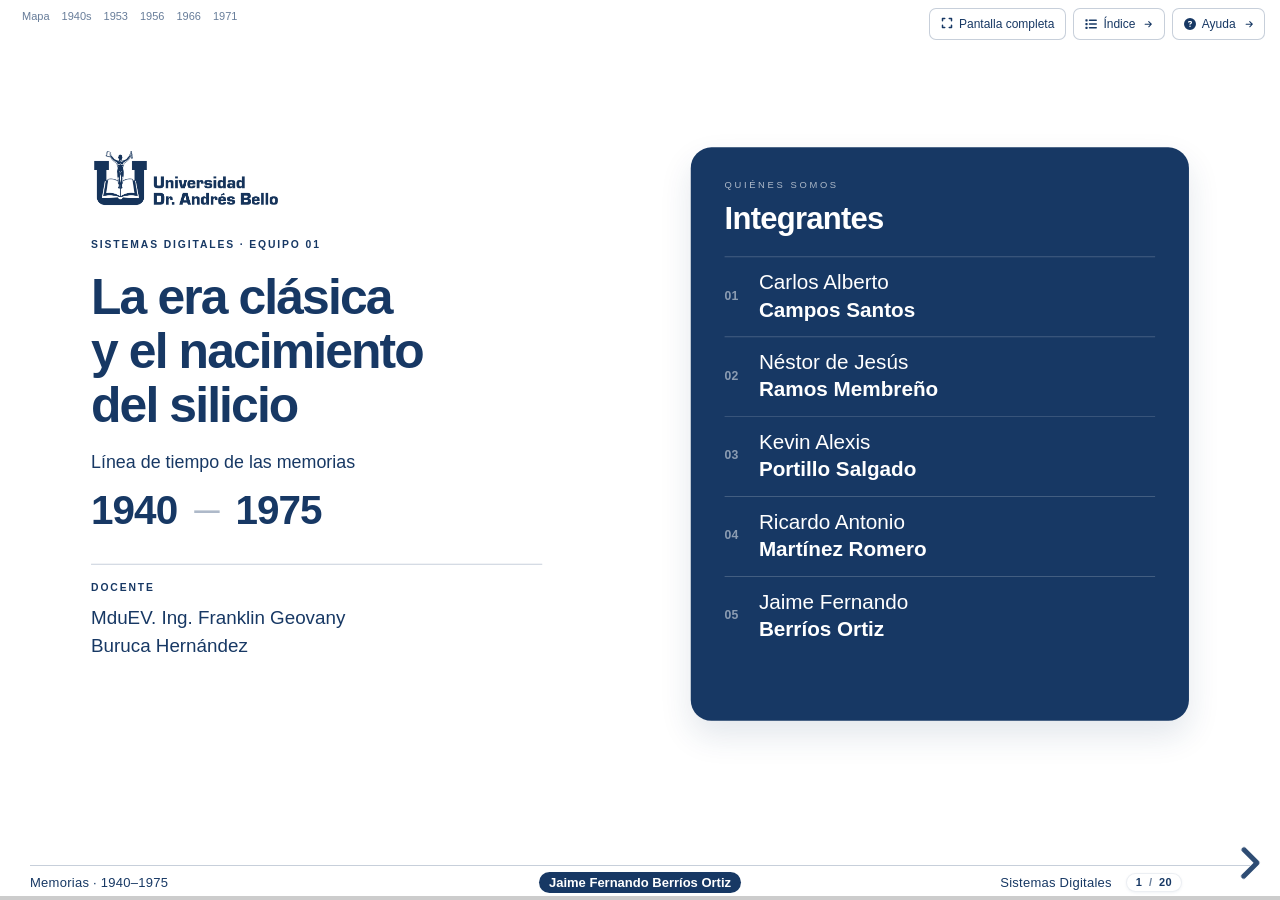
<file: index.html>
<!doctype html>
<html lang="es">
<head>
  <meta charset="utf-8">
  <meta name="viewport" content="width=device-width, initial-scale=1">
  <title>Equipo 1 · La memoria antes del silicio</title>
  <link rel="icon" type="image/png" href="assets/institucional/isotipo-blanco.png">
  <link rel="stylesheet" href="vendor/reveal.js/dist/reset.css">
  <link rel="stylesheet" href="vendor/reveal.js/dist/reveal.css">
  <link rel="stylesheet" href="vendor/reveal.js/dist/theme/white.css">
  <link rel="stylesheet" href="vendor/reveal.js/dist/plugin/highlight/monokai.css">
  <link rel="stylesheet" href="css/unab.css">
  <!-- Ajustes propios de esta presentación; se conserva el tema compartido. -->
  <link rel="stylesheet" href="css/presentacion.css">
</head>
<body><svg class="svg-filters" aria-hidden="true" width="0" height="0"><defs><filter id="tinta-unab" color-interpolation-filters="sRGB"><feColorMatrix type="matrix" values="0.193424 0.650693 0.065687 0 0.090196 0.165910 0.558136 0.056346 0 0.219608 0.129227 0.434729 0.043887 0 0.392157 0 0 0 1 0"/></filter></defs></svg>
  <!-- Font Awesome Free 6.7.2 by @fontawesome — https://fontawesome.com
       Icons licensed under CC BY 4.0: https://creativecommons.org/licenses/by/4.0/
       Original SVG paths: https://github.com/FortAwesome/Font-Awesome/tree/6.7.2/svgs/solid
       Embedded selection for offline use; no external icon requests. -->
  <svg class="biblioteca-iconos" xmlns="http://www.w3.org/2000/svg" aria-hidden="true" focusable="false"><defs><symbol id="fa-arrow-right" viewBox="0 0 448 512"><path d="M438.6 278.6c12.5-12.5 12.5-32.8 0-45.3l-160-160c-12.5-12.5-32.8-12.5-45.3 0s-12.5 32.8 0 45.3L338.8 224 32 224c-17.7 0-32 14.3-32 32s14.3 32 32 32l306.7 0L233.4 393.4c-12.5 12.5-12.5 32.8 0 45.3s32.8 12.5 45.3 0l160-160z"/></symbol><symbol id="fa-book-open" viewBox="0 0 576 512"><path d="M249.6 471.5c10.8 3.8 22.4-4.1 22.4-15.5l0-377.4c0-4.2-1.6-8.4-5-11C247.4 52 202.4 32 144 32C93.5 32 46.3 45.3 18.1 56.1C6.8 60.5 0 71.7 0 83.8L0 454.1c0 11.9 12.8 20.2 24.1 16.5C55.6 460.1 105.5 448 144 448c33.9 0 79 14 105.6 23.5zm76.8 0C353 462 398.1 448 432 448c38.5 0 88.4 12.1 119.9 22.6c11.3 3.8 24.1-4.6 24.1-16.5l0-370.3c0-12.1-6.8-23.3-18.1-27.6C529.7 45.3 482.5 32 432 32c-58.4 0-103.4 20-123 35.6c-3.3 2.6-5 6.8-5 11L304 456c0 11.4 11.7 19.3 22.4 15.5z"/></symbol><symbol id="fa-book" viewBox="0 0 448 512"><path d="M96 0C43 0 0 43 0 96L0 416c0 53 43 96 96 96l288 0 32 0c17.7 0 32-14.3 32-32s-14.3-32-32-32l0-64c17.7 0 32-14.3 32-32l0-320c0-17.7-14.3-32-32-32L384 0 96 0zm0 384l256 0 0 64L96 448c-17.7 0-32-14.3-32-32s14.3-32 32-32zm32-240c0-8.8 7.2-16 16-16l192 0c8.8 0 16 7.2 16 16s-7.2 16-16 16l-192 0c-8.8 0-16-7.2-16-16zm16 48l192 0c8.8 0 16 7.2 16 16s-7.2 16-16 16l-192 0c-8.8 0-16-7.2-16-16s7.2-16 16-16z"/></symbol><symbol id="fa-calendar-days" viewBox="0 0 448 512"><path d="M128 0c17.7 0 32 14.3 32 32l0 32 128 0 0-32c0-17.7 14.3-32 32-32s32 14.3 32 32l0 32 48 0c26.5 0 48 21.5 48 48l0 48L0 160l0-48C0 85.5 21.5 64 48 64l48 0 0-32c0-17.7 14.3-32 32-32zM0 192l448 0 0 272c0 26.5-21.5 48-48 48L48 512c-26.5 0-48-21.5-48-48L0 192zm64 80l0 32c0 8.8 7.2 16 16 16l32 0c8.8 0 16-7.2 16-16l0-32c0-8.8-7.2-16-16-16l-32 0c-8.8 0-16 7.2-16 16zm128 0l0 32c0 8.8 7.2 16 16 16l32 0c8.8 0 16-7.2 16-16l0-32c0-8.8-7.2-16-16-16l-32 0c-8.8 0-16 7.2-16 16zm144-16c-8.8 0-16 7.2-16 16l0 32c0 8.8 7.2 16 16 16l32 0c8.8 0 16-7.2 16-16l0-32c0-8.8-7.2-16-16-16l-32 0zM64 400l0 32c0 8.8 7.2 16 16 16l32 0c8.8 0 16-7.2 16-16l0-32c0-8.8-7.2-16-16-16l-32 0c-8.8 0-16 7.2-16 16zm144-16c-8.8 0-16 7.2-16 16l0 32c0 8.8 7.2 16 16 16l32 0c8.8 0 16-7.2 16-16l0-32c0-8.8-7.2-16-16-16l-32 0zm112 16l0 32c0 8.8 7.2 16 16 16l32 0c8.8 0 16-7.2 16-16l0-32c0-8.8-7.2-16-16-16l-32 0c-8.8 0-16 7.2-16 16z"/></symbol><symbol id="fa-chart-column" viewBox="0 0 512 512"><path d="M32 32c17.7 0 32 14.3 32 32l0 336c0 8.8 7.2 16 16 16l400 0c17.7 0 32 14.3 32 32s-14.3 32-32 32L80 480c-44.2 0-80-35.8-80-80L0 64C0 46.3 14.3 32 32 32zM160 224c17.7 0 32 14.3 32 32l0 64c0 17.7-14.3 32-32 32s-32-14.3-32-32l0-64c0-17.7 14.3-32 32-32zm128-64l0 160c0 17.7-14.3 32-32 32s-32-14.3-32-32l0-160c0-17.7 14.3-32 32-32s32 14.3 32 32zm64 32c17.7 0 32 14.3 32 32l0 96c0 17.7-14.3 32-32 32s-32-14.3-32-32l0-96c0-17.7 14.3-32 32-32zM480 96l0 224c0 17.7-14.3 32-32 32s-32-14.3-32-32l0-224c0-17.7 14.3-32 32-32s32 14.3 32 32z"/></symbol><symbol id="fa-circle-check" viewBox="0 0 512 512"><path d="M256 512A256 256 0 1 0 256 0a256 256 0 1 0 0 512zM369 209L241 337c-9.4 9.4-24.6 9.4-33.9 0l-64-64c-9.4-9.4-9.4-24.6 0-33.9s24.6-9.4 33.9 0l47 47L335 175c9.4-9.4 24.6-9.4 33.9 0s9.4 24.6 0 33.9z"/></symbol><symbol id="fa-circle-question" viewBox="0 0 512 512"><path d="M256 512A256 256 0 1 0 256 0a256 256 0 1 0 0 512zM169.8 165.3c7.9-22.3 29.1-37.3 52.8-37.3l58.3 0c34.9 0 63.1 28.3 63.1 63.1c0 22.6-12.1 43.5-31.7 54.8L280 264.4c-.2 13-10.9 23.6-24 23.6c-13.3 0-24-10.7-24-24l0-13.5c0-8.6 4.6-16.5 12.1-20.8l44.3-25.4c4.7-2.7 7.6-7.7 7.6-13.1c0-8.4-6.8-15.1-15.1-15.1l-58.3 0c-3.4 0-6.4 2.1-7.5 5.3l-.4 1.2c-4.4 12.5-18.2 19-30.6 14.6s-19-18.2-14.6-30.6l.4-1.2zM224 352a32 32 0 1 1 64 0 32 32 0 1 1 -64 0z"/></symbol><symbol id="fa-comments" viewBox="0 0 640 512"><path d="M208 352c114.9 0 208-78.8 208-176S322.9 0 208 0S0 78.8 0 176c0 38.6 14.7 74.3 39.6 103.4c-3.5 9.4-8.7 17.7-14.2 24.7c-4.8 6.2-9.7 11-13.3 14.3c-1.8 1.6-3.3 2.9-4.3 3.7c-.5 .4-.9 .7-1.1 .8l-.2 .2s0 0 0 0s0 0 0 0C1 327.2-1.4 334.4 .8 340.9S9.1 352 16 352c21.8 0 43.8-5.6 62.1-12.5c9.2-3.5 17.8-7.4 25.2-11.4C134.1 343.3 169.8 352 208 352zM448 176c0 112.3-99.1 196.9-216.5 207C255.8 457.4 336.4 512 432 512c38.2 0 73.9-8.7 104.7-23.9c7.5 4 16 7.9 25.2 11.4c18.3 6.9 40.3 12.5 62.1 12.5c6.9 0 13.1-4.5 15.2-11.1c2.1-6.6-.2-13.8-5.8-17.9c0 0 0 0 0 0s0 0 0 0l-.2-.2c-.2-.2-.6-.4-1.1-.8c-1-.8-2.5-2-4.3-3.7c-3.6-3.3-8.5-8.1-13.3-14.3c-5.5-7-10.7-15.4-14.2-24.7c24.9-29 39.6-64.7 39.6-103.4c0-92.8-84.9-168.9-192.6-175.5c.4 5.1 .6 10.3 .6 15.5z"/></symbol><symbol id="fa-expand" viewBox="0 0 448 512"><path d="M32 32C14.3 32 0 46.3 0 64l0 96c0 17.7 14.3 32 32 32s32-14.3 32-32l0-64 64 0c17.7 0 32-14.3 32-32s-14.3-32-32-32L32 32zM64 352c0-17.7-14.3-32-32-32s-32 14.3-32 32l0 96c0 17.7 14.3 32 32 32l96 0c17.7 0 32-14.3 32-32s-14.3-32-32-32l-64 0 0-64zM320 32c-17.7 0-32 14.3-32 32s14.3 32 32 32l64 0 0 64c0 17.7 14.3 32 32 32s32-14.3 32-32l0-96c0-17.7-14.3-32-32-32l-96 0zM448 352c0-17.7-14.3-32-32-32s-32 14.3-32 32l0 64-64 0c-17.7 0-32 14.3-32 32s14.3 32 32 32l96 0c17.7 0 32-14.3 32-32l0-96z"/></symbol><symbol id="fa-flag-checkered" viewBox="0 0 448 512"><path d="M32 0C49.7 0 64 14.3 64 32l0 16 69-17.2c38.1-9.5 78.3-5.1 113.5 12.5c46.3 23.2 100.8 23.2 147.1 0l9.6-4.8C423.8 28.1 448 43.1 448 66.1l0 279.7c0 13.3-8.3 25.3-20.8 30l-34.7 13c-46.2 17.3-97.6 14.6-141.7-7.4c-37.9-19-81.3-23.7-122.5-13.4L64 384l0 96c0 17.7-14.3 32-32 32s-32-14.3-32-32l0-80 0-66L0 64 0 32C0 14.3 14.3 0 32 0zM64 187.1l64-13.9 0 65.5L64 252.6 64 318l48.8-12.2c5.1-1.3 10.1-2.4 15.2-3.3l0-63.9 38.9-8.4c8.3-1.8 16.7-2.5 25.1-2.1l0-64c13.6 .4 27.2 2.6 40.4 6.4l23.6 6.9 0 66.7-41.7-12.3c-7.3-2.1-14.8-3.4-22.3-3.8l0 71.4c21.8 1.9 43.3 6.7 64 14.4l0-69.8 22.7 6.7c13.5 4 27.3 6.4 41.3 7.4l0-64.2c-7.8-.8-15.6-2.3-23.2-4.5l-40.8-12 0-62c-13-3.8-25.8-8.8-38.2-15c-8.2-4.1-16.9-7-25.8-8.8l0 72.4c-13-.4-26 .8-38.7 3.6L128 173.2 128 98 64 114l0 73.1zM320 335.7c16.8 1.5 33.9-.7 50-6.8l14-5.2 0-71.7-7.9 1.8c-18.4 4.3-37.3 5.7-56.1 4.5l0 77.4zm64-149.4l0-70.8c-20.9 6.1-42.4 9.1-64 9.1l0 69.4c13.9 1.4 28 .5 41.7-2.6l22.3-5.2z"/></symbol><symbol id="fa-gears" viewBox="0 0 640 512"><path d="M308.5 135.3c7.1-6.3 9.9-16.2 6.2-25c-2.3-5.3-4.8-10.5-7.6-15.5L304 89.4c-3-5-6.3-9.9-9.8-14.6c-5.7-7.6-15.7-10.1-24.7-7.1l-28.2 9.3c-10.7-8.8-23-16-36.2-20.9L199 27.1c-1.9-9.3-9.1-16.7-18.5-17.8C173.9 8.4 167.2 8 160.4 8l-.7 0c-6.8 0-13.5 .4-20.1 1.2c-9.4 1.1-16.6 8.6-18.5 17.8L115 56.1c-13.3 5-25.5 12.1-36.2 20.9L50.5 67.8c-9-3-19-.5-24.7 7.1c-3.5 4.7-6.8 9.6-9.9 14.6l-3 5.3c-2.8 5-5.3 10.2-7.6 15.6c-3.7 8.7-.9 18.6 6.2 25l22.2 19.8C32.6 161.9 32 168.9 32 176s.6 14.1 1.7 20.9L11.5 216.7c-7.1 6.3-9.9 16.2-6.2 25c2.3 5.3 4.8 10.5 7.6 15.6l3 5.2c3 5.1 6.3 9.9 9.9 14.6c5.7 7.6 15.7 10.1 24.7 7.1l28.2-9.3c10.7 8.8 23 16 36.2 20.9l6.1 29.1c1.9 9.3 9.1 16.7 18.5 17.8c6.7 .8 13.5 1.2 20.4 1.2s13.7-.4 20.4-1.2c9.4-1.1 16.6-8.6 18.5-17.8l6.1-29.1c13.3-5 25.5-12.1 36.2-20.9l28.2 9.3c9 3 19 .5 24.7-7.1c3.5-4.7 6.8-9.5 9.8-14.6l3.1-5.4c2.8-5 5.3-10.2 7.6-15.5c3.7-8.7 .9-18.6-6.2-25l-22.2-19.8c1.1-6.8 1.7-13.8 1.7-20.9s-.6-14.1-1.7-20.9l22.2-19.8zM112 176a48 48 0 1 1 96 0 48 48 0 1 1 -96 0zM504.7 500.5c6.3 7.1 16.2 9.9 25 6.2c5.3-2.3 10.5-4.8 15.5-7.6l5.4-3.1c5-3 9.9-6.3 14.6-9.8c7.6-5.7 10.1-15.7 7.1-24.7l-9.3-28.2c8.8-10.7 16-23 20.9-36.2l29.1-6.1c9.3-1.9 16.7-9.1 17.8-18.5c.8-6.7 1.2-13.5 1.2-20.4s-.4-13.7-1.2-20.4c-1.1-9.4-8.6-16.6-17.8-18.5L583.9 307c-5-13.3-12.1-25.5-20.9-36.2l9.3-28.2c3-9 .5-19-7.1-24.7c-4.7-3.5-9.6-6.8-14.6-9.9l-5.3-3c-5-2.8-10.2-5.3-15.6-7.6c-8.7-3.7-18.6-.9-25 6.2l-19.8 22.2c-6.8-1.1-13.8-1.7-20.9-1.7s-14.1 .6-20.9 1.7l-19.8-22.2c-6.3-7.1-16.2-9.9-25-6.2c-5.3 2.3-10.5 4.8-15.6 7.6l-5.2 3c-5.1 3-9.9 6.3-14.6 9.9c-7.6 5.7-10.1 15.7-7.1 24.7l9.3 28.2c-8.8 10.7-16 23-20.9 36.2L315.1 313c-9.3 1.9-16.7 9.1-17.8 18.5c-.8 6.7-1.2 13.5-1.2 20.4s.4 13.7 1.2 20.4c1.1 9.4 8.6 16.6 17.8 18.5l29.1 6.1c5 13.3 12.1 25.5 20.9 36.2l-9.3 28.2c-3 9-.5 19 7.1 24.7c4.7 3.5 9.5 6.8 14.6 9.8l5.4 3.1c5 2.8 10.2 5.3 15.5 7.6c8.7 3.7 18.6 .9 25-6.2l19.8-22.2c6.8 1.1 13.8 1.7 20.9 1.7s14.1-.6 20.9-1.7l19.8 22.2zM464 304a48 48 0 1 1 0 96 48 48 0 1 1 0-96z"/></symbol><symbol id="fa-laptop-code" viewBox="0 0 640 512"><path d="M64 96c0-35.3 28.7-64 64-64l384 0c35.3 0 64 28.7 64 64l0 256-64 0 0-256L128 96l0 256-64 0L64 96zM0 403.2C0 392.6 8.6 384 19.2 384l601.6 0c10.6 0 19.2 8.6 19.2 19.2c0 42.4-34.4 76.8-76.8 76.8L76.8 480C34.4 480 0 445.6 0 403.2zM281 209l-31 31 31 31c9.4 9.4 9.4 24.6 0 33.9s-24.6 9.4-33.9 0l-48-48c-9.4-9.4-9.4-24.6 0-33.9l48-48c9.4-9.4 24.6-9.4 33.9 0s9.4 24.6 0 33.9zM393 175l48 48c9.4 9.4 9.4 24.6 0 33.9l-48 48c-9.4 9.4-24.6 9.4-33.9 0s-9.4-24.6 0-33.9l31-31-31-31c-9.4-9.4-9.4-24.6 0-33.9s24.6-9.4 33.9 0z"/></symbol><symbol id="fa-lightbulb" viewBox="0 0 384 512"><path d="M272 384c9.6-31.9 29.5-59.1 49.2-86.2c0 0 0 0 0 0c5.2-7.1 10.4-14.2 15.4-21.4c19.8-28.5 31.4-63 31.4-100.3C368 78.8 289.2 0 192 0S16 78.8 16 176c0 37.3 11.6 71.9 31.4 100.3c5 7.2 10.2 14.3 15.4 21.4c0 0 0 0 0 0c19.8 27.1 39.7 54.4 49.2 86.2l160 0zM192 512c44.2 0 80-35.8 80-80l0-16-160 0 0 16c0 44.2 35.8 80 80 80zM112 176c0 8.8-7.2 16-16 16s-16-7.2-16-16c0-61.9 50.1-112 112-112c8.8 0 16 7.2 16 16s-7.2 16-16 16c-44.2 0-80 35.8-80 80z"/></symbol><symbol id="fa-list" viewBox="0 0 512 512"><path d="M40 48C26.7 48 16 58.7 16 72l0 48c0 13.3 10.7 24 24 24l48 0c13.3 0 24-10.7 24-24l0-48c0-13.3-10.7-24-24-24L40 48zM192 64c-17.7 0-32 14.3-32 32s14.3 32 32 32l288 0c17.7 0 32-14.3 32-32s-14.3-32-32-32L192 64zm0 160c-17.7 0-32 14.3-32 32s14.3 32 32 32l288 0c17.7 0 32-14.3 32-32s-14.3-32-32-32l-288 0zm0 160c-17.7 0-32 14.3-32 32s14.3 32 32 32l288 0c17.7 0 32-14.3 32-32s-14.3-32-32-32l-288 0zM16 232l0 48c0 13.3 10.7 24 24 24l48 0c13.3 0 24-10.7 24-24l0-48c0-13.3-10.7-24-24-24l-48 0c-13.3 0-24 10.7-24 24zM40 368c-13.3 0-24 10.7-24 24l0 48c0 13.3 10.7 24 24 24l48 0c13.3 0 24-10.7 24-24l0-48c0-13.3-10.7-24-24-24l-48 0z"/></symbol><symbol id="fa-rotate-left" viewBox="0 0 512 512"><path d="M48.5 224L40 224c-13.3 0-24-10.7-24-24L16 72c0-9.7 5.8-18.5 14.8-22.2s19.3-1.7 26.2 5.2L98.6 96.6c87.6-86.5 228.7-86.2 315.8 1c87.5 87.5 87.5 229.3 0 316.8s-229.3 87.5-316.8 0c-12.5-12.5-12.5-32.8 0-45.3s32.8-12.5 45.3 0c62.5 62.5 163.8 62.5 226.3 0s62.5-163.8 0-226.3c-62.2-62.2-162.7-62.5-225.3-1L185 183c6.9 6.9 8.9 17.2 5.2 26.2s-12.5 14.8-22.2 14.8L48.5 224z"/></symbol><symbol id="fa-scale-balanced" viewBox="0 0 640 512"><path d="M384 32l128 0c17.7 0 32 14.3 32 32s-14.3 32-32 32L398.4 96c-5.2 25.8-22.9 47.1-46.4 57.3L352 448l160 0c17.7 0 32 14.3 32 32s-14.3 32-32 32l-192 0-192 0c-17.7 0-32-14.3-32-32s14.3-32 32-32l160 0 0-294.7c-23.5-10.3-41.2-31.6-46.4-57.3L128 96c-17.7 0-32-14.3-32-32s14.3-32 32-32l128 0c14.6-19.4 37.8-32 64-32s49.4 12.6 64 32zm55.6 288l144.9 0L512 195.8 439.6 320zM512 416c-62.9 0-115.2-34-126-78.9c-2.6-11 1-22.3 6.7-32.1l95.2-163.2c5-8.6 14.2-13.8 24.1-13.8s19.1 5.3 24.1 13.8l95.2 163.2c5.7 9.8 9.3 21.1 6.7 32.1C627.2 382 574.9 416 512 416zM126.8 195.8L54.4 320l144.9 0L126.8 195.8zM.9 337.1c-2.6-11 1-22.3 6.7-32.1l95.2-163.2c5-8.6 14.2-13.8 24.1-13.8s19.1 5.3 24.1 13.8l95.2 163.2c5.7 9.8 9.3 21.1 6.7 32.1C242 382 189.7 416 126.8 416S11.7 382 .9 337.1z"/></symbol></defs></svg>
  <!-- compilar.py sincroniza data-campo e integrantes; edita libremente las láminas. -->
  <div class="reveal">
    <div class="slides">
<section id="equipo" class="era institutional-cover" data-expositor="Jaime Fernando Berríos Ortiz">
  <div class="cover-heading">
    <img class="cover-brand" src="assets/institucional/logo-horizontal-azul.png" alt="Universidad Dr. Andrés Bello">
    <p class="eyebrow">SISTEMAS DIGITALES · EQUIPO 01</p>
    <h2>La era clásica<br>y el nacimiento<br>del silicio</h2>
    <p class="cover-period">Línea de tiempo de las memorias</p>
    <p class="cover-years">1940 <span>—</span> 1975</p>
    <div class="cover-teacher">
      <h3>Docente</h3>
      <p>MduEV. Ing. Franklin Geovany<br>Buruca Hernández</p>
    </div>
  </div>
  <div class="cover-team">
    <p class="cover-team-kicker">QUIÉNES SOMOS</p>
    <h3>Integrantes</h3>
    <ol>
      <li><span>Carlos Alberto<br><strong>Campos Santos</strong></span></li>
      <li><span>Néstor de Jesús<br><strong>Ramos Membreño</strong></span></li>
      <li><span>Kevin Alexis<br><strong>Portillo Salgado</strong></span></li>
      <li><span>Ricardo Antonio<br><strong>Martínez Romero</strong></span></li>
      <li><span>Jaime Fernando<br><strong>Berríos Ortiz</strong></span></li>
    </ol>
  </div>
  <aside class="notes">Presentar a los integrantes del equipo uno y al docente MduEV. Ing. Franklin Geovany Buruca Hernández. A continuación, iniciar el experimento del bit.</aside>
</section>
<section id="portada" class="era era-apertura layout-hero" style="--event-position:4.00%" data-expositor="Jaime Fernando Berríos Ortiz" data-auto-animate data-auto-animate-duration="0.65" data-auto-animate-unmatched="false" data-auto-animate-easing="cubic-bezier(.2,.7,.2,1)"><p class="eyebrow">EQUIPO 01 <span>/ 1940—1975</span></p><span class="era-watermark" aria-hidden="true">1940–75</span><p class="role-tag">El Vocero (Pitcher)</p><h2>¿Dónde guardarían este 1?</h2><nav class="chronology " aria-label="Línea de tiempo de 1940 a 1975" data-id="chronology"><div class="time-axis" data-id="axis"></div><div class="time-travel" data-id="travel" style="width:0.0%"></div><span class="time-bound start">1940</span><span class="time-bound end">1975</span><a class="time-node  " href="#/cuarenta" data-id="node-cuarenta" style="left:25.03%" ><span class="node-date">1948 / 49</span><span class="node-dot"></span><span class="node-name">Cargas y ondas</span></a><a class="time-node  " href="#/ferrita" data-id="node-ferrita" style="left:38.17%" ><span class="node-date">1953</span><span class="node-dot"></span><span class="node-name">Ferrita</span></a><a class="time-node  " href="#/prom" data-id="node-prom" style="left:46.06%" ><span class="node-date">1956</span><span class="node-dot"></span><span class="node-name">PROM</span></a><a class="time-node  " href="#/dram" data-id="node-dram" style="left:72.34%" ><span class="node-date">1966</span><span class="node-dot"></span><span class="node-name">DRAM</span></a><a class="time-node  " href="#/eprom" data-id="node-eprom" style="left:85.49%" ><span class="node-date">1971</span><span class="node-dot"></span><span class="node-name">EPROM</span></a></nav><div class="era-content"><div class="opening-copy"><img class="brand" src="assets/institucional/logo-horizontal-azul.png" alt="Universidad Dr. Andrés Bello"><p class="opening-line">Mírenlo. Recuérdenlo.<br>Ahora, ¿cómo lo guardaría una máquina?</p><p class="opening-period">1940–1975 / La era clásica y el nacimiento del silicio</p><p class="opening-invitation">¿Cómo haría una máquina para recordarlo?</p></div><div class="opening-bit-stage"><span id="opening-bit" class="opening-bit" data-id="opening-memory-bit">1</span><button type="button" id="toggle-opening-bit" aria-pressed="false" aria-controls="opening-bit">Ocultar el bit</button><p id="opening-status" role="status" aria-live="polite">Recuerden este número.</p><small>EXPERIMENTO CON LA ATENCIÓN DEL GRUPO</small></div></div><div class="argument-strip recall-strip" aria-label="Ideas principales"><span>Un bit</span><span>Equipo 1</span><span>1940–1975</span></div><aside class="notes"><span>Miren este uno. Recuérdenlo. Ahora lo ocultamos. Ustedes todavía lo recuerdan. ¿Cómo haría una computadora?</span> <span>Buenos días, ingeniero y compañeros. Somos el equipo uno. Hoy veremos la era clásica de las memorias, entre 1940 y 1975.</span> <span>Vamos a seguir el viaje de este bit: cómo se guarda, cómo se recupera y cómo se puede cambiar. Empecemos con el mapa.</span><br>CLAVES: Un bit → Equipo 1 → 1940–1975<br>PAUTA: Mostrar el 1 y esperar dos segundos. Ocultarlo. Hacer la pregunta; después saludar al ingeniero y al grupo. Avanzar al mapa.</aside></section>
<section id="mapa" class="era era-mapa layout-standard" style="--event-position:4.00%" data-expositor="Jaime Fernando Berríos Ortiz" data-auto-animate data-auto-animate-duration="0.65" data-auto-animate-unmatched="false" data-auto-animate-easing="cubic-bezier(.2,.7,.2,1)"><p class="eyebrow">EQUIPO 01 <span>/ EL RECORRIDO</span></p><span class="era-watermark" aria-hidden="true">1940–75</span><p class="role-tag">El Vocero (Pitcher)</p><h2>El mismo bit, cinco maneras de recordar</h2><nav class="chronology chronology-map" aria-label="Línea de tiempo de 1940 a 1975" data-id="chronology"><div class="time-axis" data-id="axis"></div><div class="time-travel" data-id="travel" style="width:0.0%"></div><span class="time-bound start">1940</span><span class="time-bound end">1975</span><a class="time-node  " href="#/cuarenta" data-id="node-cuarenta" style="left:25.03%" ><span class="node-date">1948 / 49</span><span class="node-dot"></span><span class="node-name">Cargas y ondas</span></a><a class="time-node  " href="#/ferrita" data-id="node-ferrita" style="left:38.17%" ><span class="node-date">1953</span><span class="node-dot"></span><span class="node-name">Ferrita</span></a><a class="time-node  " href="#/prom" data-id="node-prom" style="left:46.06%" ><span class="node-date">1956</span><span class="node-dot"></span><span class="node-name">PROM</span></a><a class="time-node  " href="#/dram" data-id="node-dram" style="left:72.34%" ><span class="node-date">1966</span><span class="node-dot"></span><span class="node-name">DRAM</span></a><a class="time-node  " href="#/eprom" data-id="node-eprom" style="left:85.49%" ><span class="node-date">1971</span><span class="node-dot"></span><span class="node-name">EPROM</span></a><span class="travelling-bit" data-id="memory-bit" style="left:4.00%" aria-hidden="true">1</span></nav><div class="era-content"><p class="map-question">El número no cambia. Lo que cambia es la huella que lo conserva.</p><div class="map-key"><span>01 / ¿Dónde queda?</span><span>02 / ¿Cómo vuelve?</span><span>03 / ¿Qué cuesta cambiarlo?</span></div><p class="hint">Escala temporal proporcional · Hitos seleccionables · Las tecnologías coexistieron</p></div><div class="argument-strip recall-strip" aria-label="Ideas principales"><span>Cinco hitos</span><span>Fechas en orden</span><span>El mismo bit</span></div><aside class="notes"><span>Este mapa tiene cinco paradas. Cada fecha marca un avance en la forma de guardar información.</span> <span>La distancia entre los puntos representa los años. Las tecnologías también coexistieron.</span> <span>Vamos a seguir el mismo bit en todo el recorrido. Carlos comienza con los años cuarenta.</span><br>CLAVES: Cinco hitos → Fechas en orden → El mismo bit<br>PAUTA: Señalar las cinco fechas y el marcador del bit. Avanzar a la primera intervención de Carlos.</aside></section>
<section id="cuarenta" class="era era-origen layout-standard" style="--event-position:25.03%" data-expositor="Carlos Alberto Campos Santos" data-auto-animate data-auto-animate-duration="0.65" data-auto-animate-unmatched="false" data-auto-animate-easing="cubic-bezier(.2,.7,.2,1)"><p class="eyebrow">EQUIPO 01 <span>/ 1940s · 1948 / 1949</span></p><span class="era-watermark" aria-hidden="true">1948</span><p class="role-tag">El Historiador</p><h2>Recordar era mantener algo en movimiento</h2><nav class="chronology " aria-label="Línea de tiempo de 1940 a 1975" data-id="chronology"><div class="time-axis" data-id="axis"></div><div class="time-travel" data-id="travel" style="width:21.02857142857143%"></div><span class="time-bound start">1940</span><span class="time-bound end">1975</span><a class="time-node active " href="#/cuarenta" data-id="node-cuarenta" style="left:25.03%" aria-current=step><span class="node-date">1948 / 49</span><span class="node-dot"></span><span class="node-name">Cargas y ondas</span></a><a class="time-node  " href="#/ferrita" data-id="node-ferrita" style="left:38.17%" ><span class="node-date">1953</span><span class="node-dot"></span><span class="node-name">Ferrita</span></a><a class="time-node  " href="#/prom" data-id="node-prom" style="left:46.06%" ><span class="node-date">1956</span><span class="node-dot"></span><span class="node-name">PROM</span></a><a class="time-node  " href="#/dram" data-id="node-dram" style="left:72.34%" ><span class="node-date">1966</span><span class="node-dot"></span><span class="node-name">DRAM</span></a><a class="time-node  " href="#/eprom" data-id="node-eprom" style="left:85.49%" ><span class="node-date">1971</span><span class="node-dot"></span><span class="node-name">EPROM</span></a><span class="travelling-bit" data-id="memory-bit" style="left:25.03%" aria-hidden="true">1</span></nav><div class="era-content"><div class="historian-layout"><div class="historical-evidence"><div class="cards"><article><h3>Tubo de Williams</h3><svg class="technical" viewBox="0 0 480 160" role="img" aria-label="Patrón de cargas en una pantalla: esquema de almacenamiento electrostático"><circle cx="110" cy="35" r="10" fill="currentColor" opacity="0.15"/><circle cx="110" cy="77" r="10" fill="currentColor" opacity="1"/><circle cx="110" cy="119" r="10" fill="currentColor" opacity="1"/><circle cx="175" cy="35" r="10" fill="currentColor" opacity="1"/><circle cx="175" cy="77" r="10" fill="currentColor" opacity="1"/><circle cx="175" cy="119" r="10" fill="currentColor" opacity="0.15"/><circle cx="240" cy="35" r="10" fill="currentColor" opacity="1"/><circle cx="240" cy="77" r="10" fill="currentColor" opacity="0.15"/><circle cx="240" cy="119" r="10" fill="currentColor" opacity="1"/><circle cx="305" cy="35" r="10" fill="currentColor" opacity="0.15"/><circle cx="305" cy="77" r="10" fill="currentColor" opacity="1"/><circle cx="305" cy="119" r="10" fill="currentColor" opacity="1"/><circle cx="370" cy="35" r="10" fill="currentColor" opacity="1"/><circle cx="370" cy="77" r="10" fill="currentColor" opacity="1"/><circle cx="370" cy="119" r="10" fill="currentColor" opacity="0.15"/></svg><p>Cargas en una pantalla de rayos catódicos.</p><small>Manchester Baby · 1948</small></article><article><h3>Retardo de mercurio</h3><svg class="technical" viewBox="0 0 480 160" role="img" aria-label="Pulsos acústicos con circuito de recirculación"><path d="M40 70H440M420 140H60V100M440 100V140"/><path class="signal" d="M50 70h30v-35h25v35h45v-35h25v35h65v-35h25v35h40v-35h25v35h80"/><text x="240" y="125">DETECTAR → REGENERAR → RECIRCULAR</text></svg><p>Pulsos acústicos que circulan y se regeneran.</p><small>EDSAC · 1949</small></article></div><p class="takeaway">Dos soluciones volátiles: sin energía, se pierde la información.</p></div></div></div><div class="argument-strip recall-strip" aria-label="Ideas principales"><span>Cargas</span><span>Ondas</span><span>Necesitan energía</span></div><p class="evidence">Material docente / CHM · EDSAC</p><aside class="notes"><span>En los años cuarenta era difícil mantener los datos mientras la computadora trabajaba.</span> <span>El tubo de Williams guardaba cargas en una pantalla. Las líneas de mercurio hacían circular ondas de sonido.</span> <span>Las dos necesitaban energía para conservar los datos. Fueron soluciones importantes, pero difíciles de mantener. Ricardo mostrará un caso real.</span><br>CLAVES: Cargas → Ondas → Necesitan energía<br>PAUTA: Relacionar las dos soluciones con sus gráficos. Ricardo continúa al terminar.</aside></section>
<section id="campo-retardo" class="era era-origen layout-standard" style="--event-position:32.91%" data-expositor="Ricardo Antonio Martínez Romero" data-auto-animate data-auto-animate-duration="0.65" data-auto-animate-unmatched="false" data-auto-animate-easing="cubic-bezier(.2,.7,.2,1)"><p class="eyebrow">EQUIPO 01 <span>/ 1951</span></p><span class="era-watermark" aria-hidden="true">1951</span><p class="role-tag">El Especialista de Campo</p><h2>1951: la memoria sale del laboratorio</h2><nav class="chronology " aria-label="Línea de tiempo de 1940 a 1975" data-id="chronology"><div class="time-axis" data-id="axis"></div><div class="time-travel" data-id="travel" style="width:28.91428571428571%"></div><span class="time-bound start">1940</span><span class="time-bound end">1975</span><a class="time-node active past" href="#/cuarenta" data-id="node-cuarenta" style="left:25.03%" aria-current=step><span class="node-date">1948 / 49</span><span class="node-dot"></span><span class="node-name">Cargas y ondas</span></a><a class="time-node  " href="#/ferrita" data-id="node-ferrita" style="left:38.17%" ><span class="node-date">1953</span><span class="node-dot"></span><span class="node-name">Ferrita</span></a><a class="time-node  " href="#/prom" data-id="node-prom" style="left:46.06%" ><span class="node-date">1956</span><span class="node-dot"></span><span class="node-name">PROM</span></a><a class="time-node  " href="#/dram" data-id="node-dram" style="left:72.34%" ><span class="node-date">1966</span><span class="node-dot"></span><span class="node-name">DRAM</span></a><a class="time-node  " href="#/eprom" data-id="node-eprom" style="left:85.49%" ><span class="node-date">1971</span><span class="node-dot"></span><span class="node-name">EPROM</span></a><span class="travelling-bit" data-id="memory-bit" style="left:32.91%" aria-hidden="true">1</span></nav><div class="era-content"><div class="field-story"><div class="product-wordmark"><small>REMINGTON RAND</small><strong>UNIVAC I</strong><span>1951 / sistema comercial</span></div><div class="field-evidence"><div class="fact"><span>01</span><div><h3>Dónde</h3><p>Oficina del Censo de Estados Unidos.</p></div></div><div class="fact"><span>02</span><div><h3>Qué memoria</h3><p>Siete tanques de líneas de retardo de mercurio.</p></div></div><div class="fact"><span>03</span><div><h3>Qué demuestra</h3><p>El almacenamiento de programas llegó a un sistema de uso real.</p></div></div></div></div></div><div class="argument-strip recall-strip" aria-label="Ideas principales"><span>UNIVAC I</span><span>Siete tanques</span><span>Esperar el dato</span></div><p class="evidence">Computer History Museum · UNIVAC / EDSAC y líneas de retardo</p><aside class="notes"><span>En 1951, UNIVAC I llegó a la Oficina del Censo de Estados Unidos.</span> <span>Su memoria usaba siete tanques con líneas de mercurio. Los pulsos circulaban todo el tiempo.</span> <span>Para leer un dato había que esperar a que llegara. Era un sistema comercial, aunque grande y difícil de mantener. Carlos explica el siguiente cambio.</span><br>CLAVES: UNIVAC I → Siete tanques → Esperar el dato<br>PAUTA: Señalar UNIVAC I y los siete tanques. Dar paso a Carlos.</aside></section>
<section id="ferrita" class="era era-ferrita layout-standard" style="--event-position:38.17%" data-expositor="Carlos Alberto Campos Santos" data-auto-animate data-auto-animate-duration="0.65" data-auto-animate-unmatched="false" data-auto-animate-easing="cubic-bezier(.2,.7,.2,1)"><p class="eyebrow">EQUIPO 01 <span>/ 1953</span></p><span class="era-watermark" aria-hidden="true">1953</span><p class="role-tag">El Historiador</p><h2>Un anillo que recuerda sin corriente</h2><nav class="chronology " aria-label="Línea de tiempo de 1940 a 1975" data-id="chronology"><div class="time-axis" data-id="axis"></div><div class="time-travel" data-id="travel" style="width:34.17142857142857%"></div><span class="time-bound start">1940</span><span class="time-bound end">1975</span><a class="time-node  past" href="#/cuarenta" data-id="node-cuarenta" style="left:25.03%" ><span class="node-date">1948 / 49</span><span class="node-dot"></span><span class="node-name">Cargas y ondas</span></a><a class="time-node active " href="#/ferrita" data-id="node-ferrita" style="left:38.17%" aria-current=step><span class="node-date">1953</span><span class="node-dot"></span><span class="node-name">Ferrita</span></a><a class="time-node  " href="#/prom" data-id="node-prom" style="left:46.06%" ><span class="node-date">1956</span><span class="node-dot"></span><span class="node-name">PROM</span></a><a class="time-node  " href="#/dram" data-id="node-dram" style="left:72.34%" ><span class="node-date">1966</span><span class="node-dot"></span><span class="node-name">DRAM</span></a><a class="time-node  " href="#/eprom" data-id="node-eprom" style="left:85.49%" ><span class="node-date">1971</span><span class="node-dot"></span><span class="node-name">EPROM</span></a><span class="travelling-bit" data-id="memory-bit" style="left:38.17%" aria-hidden="true">1</span></nav><div class="era-content"><div class="historian-layout"><div class="historical-evidence"><div class="cards"><article><h3>Magnetismo</h3><svg class="technical" viewBox="0 0 480 160" role="img" aria-label="Matriz de anillos de ferrita atravesados por conductores"><path d="M90 15v130M40 35H440"/><path d="M90 15v130M40 80H440"/><path d="M90 15v130M40 125H440"/><path d="M180 15v130M40 35H440"/><path d="M180 15v130M40 80H440"/><path d="M180 15v130M40 125H440"/><path d="M270 15v130M40 35H440"/><path d="M270 15v130M40 80H440"/><path d="M270 15v130M40 125H440"/><path d="M360 15v130M40 35H440"/><path d="M360 15v130M40 80H440"/><path d="M360 15v130M40 125H440"/><circle cx="90" cy="35" r="14" stroke-width="7"/><circle cx="90" cy="80" r="14" stroke-width="7"/><circle cx="90" cy="125" r="14" stroke-width="7"/><circle cx="180" cy="35" r="14" stroke-width="7"/><circle cx="180" cy="80" r="14" stroke-width="7"/><circle cx="180" cy="125" r="14" stroke-width="7"/><circle cx="270" cy="35" r="14" stroke-width="7"/><circle cx="270" cy="80" r="14" stroke-width="7"/><circle cx="270" cy="125" r="14" stroke-width="7"/><circle cx="360" cy="35" r="14" stroke-width="7"/><circle cx="360" cy="80" r="14" stroke-width="7"/><circle cx="360" cy="125" r="14" stroke-width="7"/></svg><p>Dos estados magnéticos: 0 y 1.</p></article><article><h3>Whirlwind, MIT</h3><p>Whirlwind incorporó ferrita en 1953.</p><p>Elegir una posición y conservar el dato al apagar.</p></article></div><p class="takeaway">RAM describe el acceso; no significa necesariamente volatilidad.</p></div></div></div><div class="argument-strip recall-strip" aria-label="Ideas principales"><span>1953</span><span>Anillos magnéticos</span><span>Conservan sin energía</span></div><p class="evidence">CHM · Whirlwind, 1953</p><aside class="notes"><span>Con el mercurio había que esperar a que llegara el dato. Hacía falta una forma más práctica de encontrarlo.</span> <span>En 1953, la computadora Whirlwind del MIT incorporó memoria de ferrita: pequeños anillos magnéticos.</span> <span>Permitía elegir una posición y conservaba los datos sin energía. Néstor explicará cómo funcionaban esos anillos.</span><br>CLAVES: 1953 → Anillos magnéticos → Conservan sin energía<br>PAUTA: Mostrar el acceso aleatorio y la retención sin energía. Néstor continúa.</aside></section>
<section id="carlos-01" class="era era-ferrita layout-standard" style="--event-position:38.17%" data-expositor="Néstor de Jesús Ramos Membreño" data-auto-animate data-auto-animate-duration="0.65" data-auto-animate-unmatched="false" data-auto-animate-easing="cubic-bezier(.2,.7,.2,1)"><p class="eyebrow">EQUIPO 01 <span>/ LABORATORIO 01 · 1953</span></p><span class="era-watermark" aria-hidden="true">1953</span><p class="role-tag">El Ingeniero de Hardware</p><h2>Dentro de un núcleo de ferrita</h2><nav class="chronology " aria-label="Línea de tiempo de 1940 a 1975" data-id="chronology"><div class="time-axis" data-id="axis"></div><div class="time-travel" data-id="travel" style="width:34.17142857142857%"></div><span class="time-bound start">1940</span><span class="time-bound end">1975</span><a class="time-node  past" href="#/cuarenta" data-id="node-cuarenta" style="left:25.03%" ><span class="node-date">1948 / 49</span><span class="node-dot"></span><span class="node-name">Cargas y ondas</span></a><a class="time-node active " href="#/ferrita" data-id="node-ferrita" style="left:38.17%" aria-current=step><span class="node-date">1953</span><span class="node-dot"></span><span class="node-name">Ferrita</span></a><a class="time-node  " href="#/prom" data-id="node-prom" style="left:46.06%" ><span class="node-date">1956</span><span class="node-dot"></span><span class="node-name">PROM</span></a><a class="time-node  " href="#/dram" data-id="node-dram" style="left:72.34%" ><span class="node-date">1966</span><span class="node-dot"></span><span class="node-name">DRAM</span></a><a class="time-node  " href="#/eprom" data-id="node-eprom" style="left:85.49%" ><span class="node-date">1971</span><span class="node-dot"></span><span class="node-name">EPROM</span></a><span class="travelling-bit" data-id="memory-bit" style="left:38.17%" aria-hidden="true">1</span></nav><div class="era-content"><div class="mechanism-diagram"><svg class="technical" viewBox="0 0 480 160" role="img" aria-label="Matriz de anillos de ferrita atravesados por conductores"><path d="M90 15v130M40 35H440"/><path d="M90 15v130M40 80H440"/><path d="M90 15v130M40 125H440"/><path d="M180 15v130M40 35H440"/><path d="M180 15v130M40 80H440"/><path d="M180 15v130M40 125H440"/><path d="M270 15v130M40 35H440"/><path d="M270 15v130M40 80H440"/><path d="M270 15v130M40 125H440"/><path d="M360 15v130M40 35H440"/><path d="M360 15v130M40 80H440"/><path d="M360 15v130M40 125H440"/><circle cx="90" cy="35" r="14" stroke-width="7"/><circle cx="90" cy="80" r="14" stroke-width="7"/><circle cx="90" cy="125" r="14" stroke-width="7"/><circle cx="180" cy="35" r="14" stroke-width="7"/><circle cx="180" cy="80" r="14" stroke-width="7"/><circle cx="180" cy="125" r="14" stroke-width="7"/><circle cx="270" cy="35" r="14" stroke-width="7"/><circle cx="270" cy="80" r="14" stroke-width="7"/><circle cx="270" cy="125" r="14" stroke-width="7"/><circle cx="360" cy="35" r="14" stroke-width="7"/><circle cx="360" cy="80" r="14" stroke-width="7"/><circle cx="360" cy="125" r="14" stroke-width="7"/></svg></div><ol class="process"><li>Elegir</li><li>Leer el cambio</li><li>Volver a escribir</li></ol></div><div class="argument-strip recall-strip" aria-label="Ideas principales"><span>Elegir</span><span>Detectar</span><span>Restaurar</span></div><aside class="notes"><span>Cada anillo tiene dos estados magnéticos: uno representa cero y el otro, uno.</span> <span>Los cables seleccionan el anillo. Al leerlo, un sensor detecta si cambia su estado.</span> <span>Esa lectura puede cambiar el dato, así que hay que escribirlo otra vez. Podemos recordar tres pasos: elegir, leer y restaurar. Kevin mostrará cómo se elige una dirección.</span><br>CLAVES: Elegir → Detectar → Restaurar<br>PAUTA: Señalar selección, lectura y restauración. Dar paso a Kevin.</aside></section>
<section id="direccion" class="era era-ferrita layout-address" style="--event-position:38.17%" data-expositor="Kevin Alexis Portillo Salgado" data-auto-animate data-auto-animate-duration="0.65" data-auto-animate-unmatched="false" data-auto-animate-easing="cubic-bezier(.2,.7,.2,1)"><p class="eyebrow">EQUIPO 01 <span>/ LEER / ESCRIBIR</span></p><span class="era-watermark" aria-hidden="true">1953</span><p class="role-tag">El Analista de Lógica y Dirección</p><h2>Una dirección es una ubicación</h2><nav class="chronology " aria-label="Línea de tiempo de 1940 a 1975" data-id="chronology"><div class="time-axis" data-id="axis"></div><div class="time-travel" data-id="travel" style="width:34.17142857142857%"></div><span class="time-bound start">1940</span><span class="time-bound end">1975</span><a class="time-node  past" href="#/cuarenta" data-id="node-cuarenta" style="left:25.03%" ><span class="node-date">1948 / 49</span><span class="node-dot"></span><span class="node-name">Cargas y ondas</span></a><a class="time-node active " href="#/ferrita" data-id="node-ferrita" style="left:38.17%" aria-current=step><span class="node-date">1953</span><span class="node-dot"></span><span class="node-name">Ferrita</span></a><a class="time-node  " href="#/prom" data-id="node-prom" style="left:46.06%" ><span class="node-date">1956</span><span class="node-dot"></span><span class="node-name">PROM</span></a><a class="time-node  " href="#/dram" data-id="node-dram" style="left:72.34%" ><span class="node-date">1966</span><span class="node-dot"></span><span class="node-name">DRAM</span></a><a class="time-node  " href="#/eprom" data-id="node-eprom" style="left:85.49%" ><span class="node-date">1971</span><span class="node-dot"></span><span class="node-name">EPROM</span></a><span class="travelling-bit" data-id="memory-bit" style="left:38.17%" aria-hidden="true">1</span></nav><div class="era-content"><div class="address-layout"><div class="address-proof"><figure class="evidence-figure"><button class="image-zoom" type="button" data-evidence="assets/contenido/imagenes/direccionamiento.png" aria-label="Ampliar: Dirección seleccionada y contenido leído"><img class="institutional-image" src="assets/contenido/imagenes/direccionamiento.png" alt="Dirección seleccionada y contenido leído"><span><svg class="icono-fa" aria-hidden="true" focusable="false"><use href="#fa-expand"></use></svg><span class="zoom-glyph" aria-hidden="true">↗</span> Ampliar evidencia</span></button><figcaption>Material docente, p. 10, fig. 6 · Braga (2024).</figcaption></figure></div><div class="memory-demo" aria-label="Demostración conceptual de lectura y escritura"><div class="demo-label">MODELO DIDÁCTICO · 4 POSICIONES</div><div class="memory-cells"><button type="button" class="memory-cell selected" data-address="0" aria-pressed="true"><small>00</small><b>10100101</b></button><button type="button" class="memory-cell " data-address="1" aria-pressed="false"><small>01</small><b>00111100</b></button><button type="button" class="memory-cell " data-address="2" aria-pressed="false"><small>10</small><b>11110000</b></button><button type="button" class="memory-cell " data-address="3" aria-pressed="false"><small>11</small><b>00001111</b></button></div><label for="memory-value">Dato de 8 bits</label><input id="memory-value" value="10100101" inputmode="numeric" pattern="[01]{8}" maxlength="8" aria-describedby="memory-status"><div class="memory-actions"><button type="button" id="memory-read">Leer</button><button type="button" id="memory-write">Escribir</button></div><p id="memory-status" role="status" aria-live="polite">Dirección 00 seleccionada. Pulsa Leer.</p></div></div></div><div class="argument-strip recall-strip" aria-label="Ideas principales"><span>Dirección: dónde</span><span>Control: qué hacer</span><span>Datos: contenido</span></div><aside class="notes"><span>Para usar una memoria necesitamos tres cosas: una dirección, una orden y los datos.</span> <span>La dirección dice dónde buscar. El control indica si leemos o escribimos. Las líneas de datos llevan el contenido.</span> <span>Veámoslo aquí: seleccionamos cero cero y leemos. Después elegimos cero uno, escribimos otro dato y volvemos a leerlo. Carlos continúa con PROM.</span><br>CLAVES: Dirección: dónde → Control: qué hacer → Datos: contenido<br>PAUTA: Elegir 00 y pulsar Leer. Elegir 01, escribir 01010101 y volver a leer. Dar paso a Carlos.</aside></section>
<section id="prom" class="era era-prom layout-standard" style="--event-position:46.06%" data-expositor="Carlos Alberto Campos Santos" data-auto-animate data-auto-animate-duration="0.65" data-auto-animate-unmatched="false" data-auto-animate-easing="cubic-bezier(.2,.7,.2,1)"><p class="eyebrow">EQUIPO 01 <span>/ 1956</span></p><span class="era-watermark" aria-hidden="true">1956</span><p class="role-tag">El Historiador</p><h2>PROM: escribir una vez, recordar después</h2><nav class="chronology " aria-label="Línea de tiempo de 1940 a 1975" data-id="chronology"><div class="time-axis" data-id="axis"></div><div class="time-travel" data-id="travel" style="width:42.05714285714286%"></div><span class="time-bound start">1940</span><span class="time-bound end">1975</span><a class="time-node  past" href="#/cuarenta" data-id="node-cuarenta" style="left:25.03%" ><span class="node-date">1948 / 49</span><span class="node-dot"></span><span class="node-name">Cargas y ondas</span></a><a class="time-node  past" href="#/ferrita" data-id="node-ferrita" style="left:38.17%" ><span class="node-date">1953</span><span class="node-dot"></span><span class="node-name">Ferrita</span></a><a class="time-node active " href="#/prom" data-id="node-prom" style="left:46.06%" aria-current=step><span class="node-date">1956</span><span class="node-dot"></span><span class="node-name">PROM</span></a><a class="time-node  " href="#/dram" data-id="node-dram" style="left:72.34%" ><span class="node-date">1966</span><span class="node-dot"></span><span class="node-name">DRAM</span></a><a class="time-node  " href="#/eprom" data-id="node-eprom" style="left:85.49%" ><span class="node-date">1971</span><span class="node-dot"></span><span class="node-name">EPROM</span></a><span class="travelling-bit" data-id="memory-bit" style="left:46.06%" aria-hidden="true">1</span></nav><div class="era-content"><div class="historian-layout"><div class="historical-evidence"><div class="cards"><article><h3>Programable una vez</h3><svg class="technical" viewBox="0 0 480 160" role="img" aria-label="Enlaces intactos y abiertos de una PROM de fusibles"><path d="M40 35H440M40 125H440M100 35v90M200 35v35m0 25v30M300 35v90M400 35v35m0 25v30"/><text x="100" y="150">CONEXIÓN</text><text x="350" y="150">FUSIBLE ABIERTO</text></svg><p>Programar abre los fusibles elegidos.</p></article><article><h3>Sin energía</h3><p>Conserva el contenido sin energía.</p><p>No se puede borrar para corregir.</p></article></div><p class="hint">1956: origen de PROM en la cronología de Micron. Las condiciones de programación dependen del dispositivo.</p></div></div></div><div class="argument-strip recall-strip" aria-label="Ideas principales"><span>Instrucciones fijas</span><span>Programar después</span><span>Una sola vez</span></div><p class="evidence">Micron · Hot Chips 2016</p><aside class="notes"><span>También se necesitaban memorias para instrucciones fijas. Cambiar el contenido de una ROM de fábrica podía resultar costoso en pequeñas cantidades.</span> <span>PROM permitió programar la memoria después de fabricarla. Su origen se ubica en 1956; los chips comerciales llegaron después.</span> <span>En la versión de fusibles se graba una sola vez. Néstor explicará por qué.</span><br>CLAVES: Instrucciones fijas → Programar después → Una sola vez<br>PAUTA: Distinguir origen de PROM y chips comerciales posteriores. Néstor continúa.</aside></section>
<section id="carlos-prom" class="era era-prom layout-standard" style="--event-position:46.06%" data-expositor="Néstor de Jesús Ramos Membreño" data-auto-animate data-auto-animate-duration="0.65" data-auto-animate-unmatched="false" data-auto-animate-easing="cubic-bezier(.2,.7,.2,1)"><p class="eyebrow">EQUIPO 01 <span>/ 1956</span></p><span class="era-watermark" aria-hidden="true">1956</span><p class="role-tag">El Ingeniero de Hardware</p><h2>PROM: una conexión que no vuelve atrás</h2><nav class="chronology " aria-label="Línea de tiempo de 1940 a 1975" data-id="chronology"><div class="time-axis" data-id="axis"></div><div class="time-travel" data-id="travel" style="width:42.05714285714286%"></div><span class="time-bound start">1940</span><span class="time-bound end">1975</span><a class="time-node  past" href="#/cuarenta" data-id="node-cuarenta" style="left:25.03%" ><span class="node-date">1948 / 49</span><span class="node-dot"></span><span class="node-name">Cargas y ondas</span></a><a class="time-node  past" href="#/ferrita" data-id="node-ferrita" style="left:38.17%" ><span class="node-date">1953</span><span class="node-dot"></span><span class="node-name">Ferrita</span></a><a class="time-node active " href="#/prom" data-id="node-prom" style="left:46.06%" aria-current=step><span class="node-date">1956</span><span class="node-dot"></span><span class="node-name">PROM</span></a><a class="time-node  " href="#/dram" data-id="node-dram" style="left:72.34%" ><span class="node-date">1966</span><span class="node-dot"></span><span class="node-name">DRAM</span></a><a class="time-node  " href="#/eprom" data-id="node-eprom" style="left:85.49%" ><span class="node-date">1971</span><span class="node-dot"></span><span class="node-name">EPROM</span></a><span class="travelling-bit" data-id="memory-bit" style="left:46.06%" aria-hidden="true">1</span></nav><div class="era-content"><div class="media-explanation"><figure class="evidence-figure"><button class="image-zoom" type="button" data-evidence="assets/contenido/imagenes/prom-fusibles.png" aria-label="Ampliar: Programación mediante apertura de fusibles en una línea PROM"><img class="institutional-image" src="assets/contenido/imagenes/prom-fusibles.png" alt="Programación mediante apertura de fusibles en una línea PROM"><span><svg class="icono-fa" aria-hidden="true" focusable="false"><use href="#fa-expand"></use></svg><span class="zoom-glyph" aria-hidden="true">↗</span> Ampliar evidencia</span></button><figcaption>Material docente, p. 7, fig. 3 · Braga (2024).</figcaption></figure><div class="mechanism-panel"><div class="mechanism-diagram"><svg class="technical" viewBox="0 0 480 160" role="img" aria-label="Enlaces intactos y abiertos de una PROM de fusibles"><path d="M40 35H440M40 125H440M100 35v90M200 35v35m0 25v30M300 35v90M400 35v35m0 25v30"/><text x="100" y="150">CONEXIÓN</text><text x="350" y="150">FUSIBLE ABIERTO</text></svg></div><ol class="process"><li>Seleccionar enlaces</li><li>Fundir con 15 mA</li><li>Patrón irreversible</li></ol></div></div></div><div class="argument-strip recall-strip" aria-label="Ideas principales"><span>Seleccionar enlaces</span><span>Abrir fusibles</span><span>No se reconstruyen</span></div><aside class="notes"><span>Una PROM de fusibles guarda el patrón mediante conexiones internas.</span> <span>El programador aplica un pulso de 15 mA para fundir y abrir los fusibles elegidos. Así queda fijada la información, incluso sin energía.</span> <span>Pero esos fusibles no se pueden reconstruir. Si hay un error, no podemos borrar y grabar otra vez el chip. Carlos sigue con DRAM.</span><br>CLAVES: Seleccionar enlaces → Abrir fusibles → No se reconstruyen<br>PAUTA: Señalar los fusibles abiertos. Dar paso a Carlos.</aside></section>
<section id="dram" class="era era-dram layout-standard" style="--event-position:72.34%" data-expositor="Carlos Alberto Campos Santos" data-auto-animate data-auto-animate-duration="0.65" data-auto-animate-unmatched="false" data-auto-animate-easing="cubic-bezier(.2,.7,.2,1)"><p class="eyebrow">EQUIPO 01 <span>/ 1966 · IDEA / 1970 · PRODUCTO</span></p><span class="era-watermark" aria-hidden="true">1966</span><p class="role-tag">El Historiador</p><h2>DRAM: hacer espacio para más bits</h2><nav class="chronology " aria-label="Línea de tiempo de 1940 a 1975" data-id="chronology"><div class="time-axis" data-id="axis"></div><div class="time-travel" data-id="travel" style="width:68.34285714285714%"></div><span class="time-bound start">1940</span><span class="time-bound end">1975</span><a class="time-node  past" href="#/cuarenta" data-id="node-cuarenta" style="left:25.03%" ><span class="node-date">1948 / 49</span><span class="node-dot"></span><span class="node-name">Cargas y ondas</span></a><a class="time-node  past" href="#/ferrita" data-id="node-ferrita" style="left:38.17%" ><span class="node-date">1953</span><span class="node-dot"></span><span class="node-name">Ferrita</span></a><a class="time-node  past" href="#/prom" data-id="node-prom" style="left:46.06%" ><span class="node-date">1956</span><span class="node-dot"></span><span class="node-name">PROM</span></a><a class="time-node active " href="#/dram" data-id="node-dram" style="left:72.34%" aria-current=step><span class="node-date">1966</span><span class="node-dot"></span><span class="node-name">DRAM</span></a><a class="time-node  " href="#/eprom" data-id="node-eprom" style="left:85.49%" ><span class="node-date">1971</span><span class="node-dot"></span><span class="node-name">EPROM</span></a><span class="travelling-bit" data-id="memory-bit" style="left:72.34%" aria-hidden="true">1</span></nav><div class="era-content"><div class="historian-layout"><div class="historical-evidence"><div class="cards"><article><h3>1966 · Robert Dennard</h3><svg class="technical" viewBox="0 0 480 160" role="img" aria-label="Esquema conceptual de un transistor que selecciona un capacitor"><path d="M30 85H160m0-35v70m20-70v70m0-35h150m0-30v60m20-60v60m0-30h85M130 20h40v25"/><text x="140" y="150">TRANSISTOR</text><text x="340" y="150">CAPACITOR</text></svg><p>Una celda con un transistor y un capacitor.</p></article><article><h3>1970 · Intel 1103</h3><p>Hito comercial de DRAM.</p><p>Tres transistores por celda; distinta de la idea de Dennard.</p></article></div><p class="takeaway">Más integración, a cambio de refrescar la información.</p></div></div></div><div class="argument-strip recall-strip" aria-label="Ideas principales"><span>Menos espacio</span><span>Dennard: 1966</span><span>Más bits por chip</span></div><p class="evidence">IBM · DRAM / CHM · Intel 1103, 1970</p><aside class="notes"><span>Aumentar la memoria de ferrita exigía más anillos y conexiones. Hacía falta guardar más datos en menos espacio.</span> <span>En 1966, Robert Dennard propuso una celda con un transistor y un capacitor. Esto ayudó a integrar más bits en silicio.</span> <span>Esa idea es distinta del Intel 1103 comercial de 1970, cuya celda tenía tres transistores. Néstor explicará el refresco.</span><br>CLAVES: Menos espacio → Dennard: 1966 → Más bits por chip<br>PAUTA: Distinguir 1966 (idea) de 1970 (producto). Dar paso a Néstor.</aside></section>
<section id="carlos-02" class="era era-dram layout-standard" style="--event-position:72.34%" data-expositor="Néstor de Jesús Ramos Membreño" data-auto-animate data-auto-animate-duration="0.65" data-auto-animate-unmatched="false" data-auto-animate-easing="cubic-bezier(.2,.7,.2,1)"><p class="eyebrow">EQUIPO 01 <span>/ LABORATORIO 02 · 1966</span></p><span class="era-watermark" aria-hidden="true">1966</span><p class="role-tag">El Ingeniero de Hardware</p><h2>El bit se escapa si no lo cuidamos</h2><nav class="chronology " aria-label="Línea de tiempo de 1940 a 1975" data-id="chronology"><div class="time-axis" data-id="axis"></div><div class="time-travel" data-id="travel" style="width:68.34285714285714%"></div><span class="time-bound start">1940</span><span class="time-bound end">1975</span><a class="time-node  past" href="#/cuarenta" data-id="node-cuarenta" style="left:25.03%" ><span class="node-date">1948 / 49</span><span class="node-dot"></span><span class="node-name">Cargas y ondas</span></a><a class="time-node  past" href="#/ferrita" data-id="node-ferrita" style="left:38.17%" ><span class="node-date">1953</span><span class="node-dot"></span><span class="node-name">Ferrita</span></a><a class="time-node  past" href="#/prom" data-id="node-prom" style="left:46.06%" ><span class="node-date">1956</span><span class="node-dot"></span><span class="node-name">PROM</span></a><a class="time-node active " href="#/dram" data-id="node-dram" style="left:72.34%" aria-current=step><span class="node-date">1966</span><span class="node-dot"></span><span class="node-name">DRAM</span></a><a class="time-node  " href="#/eprom" data-id="node-eprom" style="left:85.49%" ><span class="node-date">1971</span><span class="node-dot"></span><span class="node-name">EPROM</span></a><span class="travelling-bit" data-id="memory-bit" style="left:72.34%" aria-hidden="true">1</span></nav><div class="era-content"><div class="mechanism-diagram"><svg class="technical" viewBox="0 0 480 160" role="img" aria-label="Esquema conceptual de un transistor que selecciona un capacitor"><path d="M30 85H160m0-35v70m20-70v70m0-35h150m0-30v60m20-60v60m0-30h85M130 20h40v25"/><text x="140" y="150">TRANSISTOR</text><text x="340" y="150">CAPACITOR</text></svg></div><ol class="process"><li>Almacenar carga</li><li>Compensar fugas</li><li>Refrescar periódicamente</li></ol></div><div class="argument-strip recall-strip" aria-label="Ideas principales"><span>Guardar carga</span><span>Refrescar</span><span>Sin energía se pierde</span></div><aside class="notes"><span>En la celda de un transistor y un capacitor, el capacitor guarda carga y el transistor permite acceder a ella.</span> <span>La carga se va perdiendo. Por eso hay que reponerla periódicamente: a eso le llamamos refresco. También se restaura después de leer.</span> <span>Si se corta la energía, los datos se pierden. Ricardo mostrará cómo llegó esta memoria al mercado.</span><br>CLAVES: Guardar carga → Refrescar → Sin energía se pierde<br>PAUTA: Señalar capacitor, fuga y refresco. Ricardo continúa.</aside></section>
<section id="campo-silicio" class="era era-dram layout-standard" style="--event-position:85.49%" data-expositor="Ricardo Antonio Martínez Romero" data-auto-animate data-auto-animate-duration="0.65" data-auto-animate-unmatched="false" data-auto-animate-easing="cubic-bezier(.2,.7,.2,1)"><p class="eyebrow">EQUIPO 01 <span>/ 1971</span></p><span class="era-watermark" aria-hidden="true">1971</span><p class="role-tag">El Especialista de Campo</p><h2>1970–1971: del chip al equipo comercial</h2><nav class="chronology " aria-label="Línea de tiempo de 1940 a 1975" data-id="chronology"><div class="time-axis" data-id="axis"></div><div class="time-travel" data-id="travel" style="width:81.48571428571428%"></div><span class="time-bound start">1940</span><span class="time-bound end">1975</span><a class="time-node  past" href="#/cuarenta" data-id="node-cuarenta" style="left:25.03%" ><span class="node-date">1948 / 49</span><span class="node-dot"></span><span class="node-name">Cargas y ondas</span></a><a class="time-node  past" href="#/ferrita" data-id="node-ferrita" style="left:38.17%" ><span class="node-date">1953</span><span class="node-dot"></span><span class="node-name">Ferrita</span></a><a class="time-node  past" href="#/prom" data-id="node-prom" style="left:46.06%" ><span class="node-date">1956</span><span class="node-dot"></span><span class="node-name">PROM</span></a><a class="time-node active past" href="#/dram" data-id="node-dram" style="left:72.34%" aria-current=step><span class="node-date">1966</span><span class="node-dot"></span><span class="node-name">DRAM</span></a><a class="time-node  " href="#/eprom" data-id="node-eprom" style="left:85.49%" ><span class="node-date">1971</span><span class="node-dot"></span><span class="node-name">EPROM</span></a><span class="travelling-bit" data-id="memory-bit" style="left:85.49%" aria-hidden="true">1</span></nav><div class="era-content"><div class="field-story"><div class="product-wordmark"><small>INTEL / HEWLETT-PACKARD</small><strong>1103 →<br>HP 9800</strong><span>Componente → familia de equipos</span></div><div class="field-evidence"><div class="fact"><span>01</span><div><h3>Producto</h3><p>Intel 1103 · 1.024 bits de DRAM.</p></div></div><div class="fact"><span>02</span><div><h3>Aplicación</h3><p>Serie HP 9800, documentada por el Smithsonian.</p></div></div><div class="fact"><span>03</span><div><h3>Función</h3><p>Datos de trabajo; necesita alimentación y refresco.</p></div></div></div></div></div><div class="argument-strip recall-strip" aria-label="Ideas principales"><span>Intel 1103</span><span>HP 9800</span><span>Uso comercial</span></div><p class="evidence">Smithsonian · Intel 1103 / Computer History Museum · Semiconductors compete with cores</p><aside class="notes"><span>En 1970, Intel lanzó el 1103: una memoria dinámica de mil veinticuatro bits.</span> <span>Un ejemplo de uso fue la serie HP 9800. Estos equipos usaban el chip para guardar datos de trabajo.</span> <span>Esto mostró que la memoria en silicio ya tenía uso comercial. Pero quedaba otro problema: corregir un programa que debía conservarse al apagar.</span><br>CLAVES: Intel 1103 → HP 9800 → Uso comercial<br>PAUTA: Relacionar el chip Intel 1103 con la serie HP 9800.</aside></section>
<section id="eprom" class="era era-eprom layout-photo" style="--event-position:85.49%" data-expositor="Ricardo Antonio Martínez Romero" data-auto-animate data-auto-animate-duration="0.65" data-auto-animate-unmatched="false" data-auto-animate-easing="cubic-bezier(.2,.7,.2,1)"><p class="eyebrow">EQUIPO 01 <span>/ 1971</span></p><span class="era-watermark" aria-hidden="true">1971</span><p class="role-tag">El Especialista de Campo</p><h2>EPROM: corregir sin desechar el chip</h2><nav class="chronology " aria-label="Línea de tiempo de 1940 a 1975" data-id="chronology"><div class="time-axis" data-id="axis"></div><div class="time-travel" data-id="travel" style="width:81.48571428571428%"></div><span class="time-bound start">1940</span><span class="time-bound end">1975</span><a class="time-node  past" href="#/cuarenta" data-id="node-cuarenta" style="left:25.03%" ><span class="node-date">1948 / 49</span><span class="node-dot"></span><span class="node-name">Cargas y ondas</span></a><a class="time-node  past" href="#/ferrita" data-id="node-ferrita" style="left:38.17%" ><span class="node-date">1953</span><span class="node-dot"></span><span class="node-name">Ferrita</span></a><a class="time-node  past" href="#/prom" data-id="node-prom" style="left:46.06%" ><span class="node-date">1956</span><span class="node-dot"></span><span class="node-name">PROM</span></a><a class="time-node  past" href="#/dram" data-id="node-dram" style="left:72.34%" ><span class="node-date">1966</span><span class="node-dot"></span><span class="node-name">DRAM</span></a><a class="time-node active " href="#/eprom" data-id="node-eprom" style="left:85.49%" aria-current=step><span class="node-date">1971</span><span class="node-dot"></span><span class="node-name">EPROM</span></a><span class="travelling-bit" data-id="memory-bit" style="left:85.49%" aria-hidden="true">1</span></nav><div class="era-content"><div class="photo-story"><figure class="evidence-figure"><button class="image-zoom" type="button" data-evidence="assets/contenido/imagenes/eprom-ventanas.png" aria-label="Ampliar: Ejemplares de EPROM con ventanas de cuarzo visibles"><img class="institutional-image" src="assets/contenido/imagenes/eprom-ventanas.png" alt="Ejemplares de EPROM con ventanas de cuarzo visibles"><span><svg class="icono-fa" aria-hidden="true" focusable="false"><use href="#fa-expand"></use></svg><span class="zoom-glyph" aria-hidden="true">↗</span> Ampliar evidencia</span></button><figcaption>Braga (2024), material docente, p. 11, fig. 7. Ejemplares posteriores: no son la Intel 1702 de 1971.</figcaption></figure><div class="photo-argument"><p class="product-overline">1971 / INTEL 1702 / DOV FROHMAN</p><h3>Conservar el programa.<br>Corregir el contenido.</h3><p>2.048 bits de memoria programable y borrable.</p><ol class="process"><li>Programar</li><li>Probar</li><li>Borrar con UV</li><li>Reprogramar</li></ol></div></div></div><div class="argument-strip recall-strip" aria-label="Ideas principales"><span>Intel 1702</span><span>Ventana de cuarzo</span><span>Borrar y reutilizar</span></div><p class="evidence">CHM · Intel 1702, 1971 / Imagen: material docente, p. 11</p><aside class="notes"><span>En 1971, Intel presentó la EPROM 1702, diseñada por Dov Frohman.</span> <span>Su ventana de cuarzo dejaba entrar luz ultravioleta. Así se podía borrar el chip y volver a programarlo.</span> <span>Las fotos muestran modelos posteriores para reconocer esa ventana. Lo importante era poder corregir el programa sin desechar la memoria. Néstor explicará el mecanismo.</span><br>CLAVES: Intel 1702 → Ventana de cuarzo → Borrar y reutilizar<br>PAUTA: Señalar la ventana. Aclarar que las fotos son de modelos posteriores. Néstor continúa.</aside></section>
<section id="carlos-03" class="era era-eprom layout-standard" style="--event-position:85.49%" data-expositor="Néstor de Jesús Ramos Membreño" data-auto-animate data-auto-animate-duration="0.65" data-auto-animate-unmatched="false" data-auto-animate-easing="cubic-bezier(.2,.7,.2,1)"><p class="eyebrow">EQUIPO 01 <span>/ LABORATORIO 03 · 1971</span></p><span class="era-watermark" aria-hidden="true">1971</span><p class="role-tag">El Ingeniero de Hardware</p><h2>Una carga atrapada, una ventana para borrarla</h2><nav class="chronology " aria-label="Línea de tiempo de 1940 a 1975" data-id="chronology"><div class="time-axis" data-id="axis"></div><div class="time-travel" data-id="travel" style="width:81.48571428571428%"></div><span class="time-bound start">1940</span><span class="time-bound end">1975</span><a class="time-node  past" href="#/cuarenta" data-id="node-cuarenta" style="left:25.03%" ><span class="node-date">1948 / 49</span><span class="node-dot"></span><span class="node-name">Cargas y ondas</span></a><a class="time-node  past" href="#/ferrita" data-id="node-ferrita" style="left:38.17%" ><span class="node-date">1953</span><span class="node-dot"></span><span class="node-name">Ferrita</span></a><a class="time-node  past" href="#/prom" data-id="node-prom" style="left:46.06%" ><span class="node-date">1956</span><span class="node-dot"></span><span class="node-name">PROM</span></a><a class="time-node  past" href="#/dram" data-id="node-dram" style="left:72.34%" ><span class="node-date">1966</span><span class="node-dot"></span><span class="node-name">DRAM</span></a><a class="time-node active " href="#/eprom" data-id="node-eprom" style="left:85.49%" aria-current=step><span class="node-date">1971</span><span class="node-dot"></span><span class="node-name">EPROM</span></a><span class="travelling-bit" data-id="memory-bit" style="left:85.49%" aria-hidden="true">1</span></nav><div class="era-content"><div class="media-explanation"><figure class="evidence-figure"><button class="image-zoom" type="button" data-evidence="assets/contenido/imagenes/borrador-uv.png" aria-label="Ampliar: Borrador ultravioleta para memorias EPROM"><img class="institutional-image" src="assets/contenido/imagenes/borrador-uv.png" alt="Borrador ultravioleta para memorias EPROM"><span><svg class="icono-fa" aria-hidden="true" focusable="false"><use href="#fa-expand"></use></svg><span class="zoom-glyph" aria-hidden="true">↗</span> Ampliar evidencia</span></button><figcaption>Material docente, p. 11, fig. 8 · Ilustración del procedimiento; no corresponde al equipo original de 1971.</figcaption></figure><div class="mechanism-stages"><p><b>01</b> Introducir carga eléctricamente</p><p><b>02</b> Conservarla en una compuerta aislada</p><p><b>03</b> Retirarla mediante luz UV</p></div></div></div><div class="argument-strip recall-strip" aria-label="Ideas principales"><span>Carga aislada</span><span>Conserva el dato</span><span>Luz UV borra</span></div><aside class="notes"><span>La EPROM guarda carga en una parte aislada del transistor, llamada compuerta flotante.</span> <span>Esa carga cambia cómo responde el transistor y permanece sin energía.</span> <span>La luz ultravioleta permite retirar la carga. Se borra todo el chip y después se programa otra vez eléctricamente. Kevin comparará estas memorias.</span><br>CLAVES: Carga aislada → Conserva el dato → Luz UV borra<br>PAUTA: Distinguir programación eléctrica y borrado UV. Kevin continúa.</aside></section>
<section id="comparacion" class="era era-eprom layout-standard" style="--event-position:85.49%" data-expositor="Kevin Alexis Portillo Salgado" data-auto-animate data-auto-animate-duration="0.65" data-auto-animate-unmatched="false" data-auto-animate-easing="cubic-bezier(.2,.7,.2,1)"><p class="eyebrow">EQUIPO 01 <span>/ 1971 / COMPARAR OPERACIONES</span></p><span class="era-watermark" aria-hidden="true">1971</span><p class="role-tag">El Analista de Lógica y Dirección</p><h2>Cuatro memorias, decisiones diferentes</h2><nav class="chronology " aria-label="Línea de tiempo de 1940 a 1975" data-id="chronology"><div class="time-axis" data-id="axis"></div><div class="time-travel" data-id="travel" style="width:81.48571428571428%"></div><span class="time-bound start">1940</span><span class="time-bound end">1975</span><a class="time-node  past" href="#/cuarenta" data-id="node-cuarenta" style="left:25.03%" ><span class="node-date">1948 / 49</span><span class="node-dot"></span><span class="node-name">Cargas y ondas</span></a><a class="time-node  past" href="#/ferrita" data-id="node-ferrita" style="left:38.17%" ><span class="node-date">1953</span><span class="node-dot"></span><span class="node-name">Ferrita</span></a><a class="time-node  past" href="#/prom" data-id="node-prom" style="left:46.06%" ><span class="node-date">1956</span><span class="node-dot"></span><span class="node-name">PROM</span></a><a class="time-node  past" href="#/dram" data-id="node-dram" style="left:72.34%" ><span class="node-date">1966</span><span class="node-dot"></span><span class="node-name">DRAM</span></a><a class="time-node active " href="#/eprom" data-id="node-eprom" style="left:85.49%" aria-current=step><span class="node-date">1971</span><span class="node-dot"></span><span class="node-name">EPROM</span></a><span class="travelling-bit" data-id="memory-bit" style="left:85.49%" aria-hidden="true">1</span></nav><div class="era-content"><table class="decision-table"><thead><tr><th>Memoria</th><th>Sin energía</th><th>Lectura / escritura</th><th>Borrado y mantenimiento</th></tr></thead><tbody><tr><td>Ferrita</td><td>Conserva</td><td>Lectura con restauración</td><td>Volver a escribir</td></tr><tr><td>PROM de fusibles</td><td>Conserva</td><td>Una programación</td><td>No se puede borrar</td></tr><tr><td>DRAM</td><td>Pierde</td><td>Lectura y escritura</td><td>Refresco periódico</td></tr><tr><td>EPROM</td><td>Conserva</td><td>Se graba eléctricamente</td><td>Borrado UV del chip</td></tr></tbody></table></div><div class="argument-strip recall-strip" aria-label="Ideas principales"><span>Ferrita: restaurar</span><span>PROM: una vez</span><span>DRAM / EPROM</span></div><aside class="notes"><span>La ferrita conserva los datos, pero hay que restaurarlos después de leer.</span> <span>La PROM de fusibles conserva el contenido, pero solo se graba una vez. La DRAM permite cambiar los datos, aunque necesita energía y refresco.</span> <span>La EPROM conserva el programa y se puede reutilizar después de borrarla con luz ultravioleta. Cada memoria sirve para una necesidad.</span><br>CLAVES: Ferrita: restaurar → PROM: una vez → DRAM / EPROM<br>PAUTA: Comparar las filas usando los mismos criterios.</aside></section>
<section id="reto" class="era era-eprom layout-standard" style="--event-position:85.49%" data-expositor="Kevin Alexis Portillo Salgado" data-auto-animate data-auto-animate-duration="0.65" data-auto-animate-unmatched="false" data-auto-animate-easing="cubic-bezier(.2,.7,.2,1)"><p class="eyebrow">EQUIPO 01 <span>/ ELIGE UNA MEMORIA</span></p><span class="era-watermark" aria-hidden="true">1971</span><p class="role-tag">El Analista de Lógica y Dirección</p><h2>¿Qué usarías para guardar un programa corregible?</h2><nav class="chronology " aria-label="Línea de tiempo de 1940 a 1975" data-id="chronology"><div class="time-axis" data-id="axis"></div><div class="time-travel" data-id="travel" style="width:81.48571428571428%"></div><span class="time-bound start">1940</span><span class="time-bound end">1975</span><a class="time-node  past" href="#/cuarenta" data-id="node-cuarenta" style="left:25.03%" ><span class="node-date">1948 / 49</span><span class="node-dot"></span><span class="node-name">Cargas y ondas</span></a><a class="time-node  past" href="#/ferrita" data-id="node-ferrita" style="left:38.17%" ><span class="node-date">1953</span><span class="node-dot"></span><span class="node-name">Ferrita</span></a><a class="time-node  past" href="#/prom" data-id="node-prom" style="left:46.06%" ><span class="node-date">1956</span><span class="node-dot"></span><span class="node-name">PROM</span></a><a class="time-node  past" href="#/dram" data-id="node-dram" style="left:72.34%" ><span class="node-date">1966</span><span class="node-dot"></span><span class="node-name">DRAM</span></a><a class="time-node active " href="#/eprom" data-id="node-eprom" style="left:85.49%" aria-current=step><span class="node-date">1971</span><span class="node-dot"></span><span class="node-name">EPROM</span></a><span class="travelling-bit" data-id="memory-bit" style="left:85.49%" aria-hidden="true">1</span></nav><div class="era-content"><div class="quiz"><button data-answer="no">DRAM</button><button data-answer="no">PROM de fusibles</button><button data-answer="yes">EPROM</button></div><p id="quiz-feedback" role="status" aria-live="polite">Debe conservar el programa al apagar y permitir volver a grabarlo.</p></div><div class="argument-strip recall-strip" aria-label="Ideas principales"><span>Debe conservar</span><span>Debe corregirse</span><span>Elegir EPROM</span></div><aside class="notes"><span>Imaginemos que estamos en 1973. Necesitamos un programa que se conserve al apagar, pero que podamos corregir. Tenemos programador y borrador ultravioleta.</span> <span>¿Cuál elegirían? La DRAM pierde el contenido al apagar. La PROM de fusibles no permite borrar un error.</span> <span>La respuesta es EPROM: conserva el programa y permite borrarlo para volver a grabarlo.</span><br>CLAVES: Debe conservar → Debe corregirse → Elegir EPROM<br>PAUTA: Hacer la pregunta. Esperar cuatro segundos. Seleccionar EPROM y dar la respuesta.</aside></section>
<section id="balance" class="era era-balance layout-standard" style="--event-position:96.00%" data-expositor="Jaime Fernando Berríos Ortiz" data-auto-animate data-auto-animate-duration="0.65" data-auto-animate-unmatched="false" data-auto-animate-easing="cubic-bezier(.2,.7,.2,1)"><p class="eyebrow">EQUIPO 01 <span>/ 1975</span></p><span class="era-watermark" aria-hidden="true">1975</span><p class="role-tag">El Vocero (Pitcher)</p><h2>El viaje de nuestro bit</h2><nav class="chronology " aria-label="Línea de tiempo de 1940 a 1975" data-id="chronology"><div class="time-axis" data-id="axis"></div><div class="time-travel" data-id="travel" style="width:92.0%"></div><span class="time-bound start">1940</span><span class="time-bound end">1975</span><a class="time-node  past" href="#/cuarenta" data-id="node-cuarenta" style="left:25.03%" ><span class="node-date">1948 / 49</span><span class="node-dot"></span><span class="node-name">Cargas y ondas</span></a><a class="time-node  past" href="#/ferrita" data-id="node-ferrita" style="left:38.17%" ><span class="node-date">1953</span><span class="node-dot"></span><span class="node-name">Ferrita</span></a><a class="time-node  past" href="#/prom" data-id="node-prom" style="left:46.06%" ><span class="node-date">1956</span><span class="node-dot"></span><span class="node-name">PROM</span></a><a class="time-node  past" href="#/dram" data-id="node-dram" style="left:72.34%" ><span class="node-date">1966</span><span class="node-dot"></span><span class="node-name">DRAM</span></a><a class="time-node  past" href="#/eprom" data-id="node-eprom" style="left:85.49%" ><span class="node-date">1971</span><span class="node-dot"></span><span class="node-name">EPROM</span></a><span class="travelling-bit" data-id="memory-bit" style="left:96.00%" aria-hidden="true">1</span></nav><div class="era-content"><div class="legacy-track"><div><span>1940s</span><b>Cargas y ondas</b><p>Guardar el bit</p><small>Regeneración y espera</small></div><div><span>1953</span><b>Ferrita</b><p>Sin energía y selección</p><small>Lectura con restauración</small></div><div><span>1956</span><b>PROM</b><p>Fijar un programa</p><small>Se graba una vez</small></div><div><span>1966</span><b>DRAM</b><p>Más bits por chip</p><small>Fugas y refresco</small></div><div><span>1971</span><b>EPROM</b><p>Corregir y reutilizar</p><small>Borrado UV del chip</small></div></div></div><div class="argument-strip recall-strip" aria-label="Ideas principales"><span>Sostener</span><span>Conservar</span><span>Corregir</span></div><aside class="notes"><span>Nuestro bit empezó como una carga o una onda. Con ferrita pudo conservarse sin energía.</span> <span>PROM fijó el programa. DRAM ayudó a guardar más bits en silicio. EPROM permitió borrar y corregir.</span> <span>Cada avance resolvió un problema y tuvo una condición. Ese es el recorrido que nos lleva a la conclusión.</span><br>CLAVES: Sostener → Conservar → Corregir<br>PAUTA: Señalar aporte y costo en los cinco hitos. Continuar a la conclusión.</aside></section>
<section id="cierre" class="era era-balance layout-closing" style="--event-position:96.00%" data-expositor="Jaime Fernando Berríos Ortiz" data-auto-animate data-auto-animate-duration="0.65" data-auto-animate-unmatched="false" data-auto-animate-easing="cubic-bezier(.2,.7,.2,1)"><p class="eyebrow">EQUIPO 01 <span>/ 1975 · BALANCE DE LA ERA</span></p><span class="era-watermark" aria-hidden="true">1975</span><p class="role-tag">El Vocero (Pitcher)</p><h2>El reto no era mostrarlo. Era recuperarlo.</h2><nav class="chronology " aria-label="Línea de tiempo de 1940 a 1975" data-id="chronology"><div class="time-axis" data-id="axis"></div><div class="time-travel" data-id="travel" style="width:92.0%"></div><span class="time-bound start">1940</span><span class="time-bound end">1975</span><a class="time-node  past" href="#/cuarenta" data-id="node-cuarenta" style="left:25.03%" ><span class="node-date">1948 / 49</span><span class="node-dot"></span><span class="node-name">Cargas y ondas</span></a><a class="time-node  past" href="#/ferrita" data-id="node-ferrita" style="left:38.17%" ><span class="node-date">1953</span><span class="node-dot"></span><span class="node-name">Ferrita</span></a><a class="time-node  past" href="#/prom" data-id="node-prom" style="left:46.06%" ><span class="node-date">1956</span><span class="node-dot"></span><span class="node-name">PROM</span></a><a class="time-node  past" href="#/dram" data-id="node-dram" style="left:72.34%" ><span class="node-date">1966</span><span class="node-dot"></span><span class="node-name">DRAM</span></a><a class="time-node  past" href="#/eprom" data-id="node-eprom" style="left:85.49%" ><span class="node-date">1971</span><span class="node-dot"></span><span class="node-name">EPROM</span></a><span class="travelling-bit" data-id="memory-bit" style="left:96.00%" aria-hidden="true">1</span></nav><div class="era-content"><div class="closing"><p><b>Conservar</b><span>Dejar una huella física que represente el bit.</span></p><p class="motion-step"><b>Recuperar</b><span>Encontrar y leer el dato cuando se necesita.</span></p><p class="motion-step"><b>Corregir</b><span>Cambiar el contenido bajo condiciones definidas.</span></p></div><p class="takeaway">El mismo 1. Distintas soluciones de ingeniería.</p></div><div class="argument-strip recall-strip" aria-label="Ideas principales"><span>El mismo 1</span><span>Distintas soluciones</span><span>Una base fundamental</span></div><aside class="notes"><span>Volvamos al uno del inicio. Para recordarlo, una computadora necesita dejar una huella física y poder leerla.</span> <span>En esta era se construyeron distintas formas de guardar, encontrar y cambiar información. Lo vimos en los mecanismos y en equipos reales.</span> <span>Por eso defendemos que fue una etapa fundamental: dio más opciones para resolver cada necesidad. Muchas gracias.</span><br>CLAVES: El mismo 1 → Distintas soluciones → Una base fundamental<br>PAUTA: Retomar el experimento del uno y las tres capacidades del cierre. Pausa al terminar. Avanzar a referencias.</aside></section>
<section id="referencias" class="era era-balance layout-standard" style="--event-position:96.00%" data-expositor="Jaime Fernando Berríos Ortiz" data-auto-animate data-auto-animate-duration="0.65" data-auto-animate-unmatched="false" data-auto-animate-easing="cubic-bezier(.2,.7,.2,1)"><p class="eyebrow">EQUIPO 01 <span>/ FUENTES</span></p><span class="era-watermark" aria-hidden="true">1940–75</span><p class="role-tag">El Vocero (Pitcher)</p><h2>Las fechas cuentan historias distintas</h2><nav class="chronology " aria-label="Línea de tiempo de 1940 a 1975" data-id="chronology"><div class="time-axis" data-id="axis"></div><div class="time-travel" data-id="travel" style="width:92.0%"></div><span class="time-bound start">1940</span><span class="time-bound end">1975</span><a class="time-node  past" href="#/cuarenta" data-id="node-cuarenta" style="left:25.03%" ><span class="node-date">1948 / 49</span><span class="node-dot"></span><span class="node-name">Cargas y ondas</span></a><a class="time-node  past" href="#/ferrita" data-id="node-ferrita" style="left:38.17%" ><span class="node-date">1953</span><span class="node-dot"></span><span class="node-name">Ferrita</span></a><a class="time-node  past" href="#/prom" data-id="node-prom" style="left:46.06%" ><span class="node-date">1956</span><span class="node-dot"></span><span class="node-name">PROM</span></a><a class="time-node  past" href="#/dram" data-id="node-dram" style="left:72.34%" ><span class="node-date">1966</span><span class="node-dot"></span><span class="node-name">DRAM</span></a><a class="time-node  past" href="#/eprom" data-id="node-eprom" style="left:85.49%" ><span class="node-date">1971</span><span class="node-dot"></span><span class="node-name">EPROM</span></a><span class="travelling-bit" data-id="memory-bit" style="left:96.00%" aria-hidden="true">1</span></nav><div class="era-content"><div class="reference-columns"><ul class="sources"><li><a href="https://www.computerhistory.org/storageengine/edsac-computer-employs-delay-line-storage/" target="_blank" rel="noopener">Computer History Museum · EDSAC y retardo, 1949 ↗</a></li><li><a href="https://www.computerhistory.org/storageengine/whirlwind-computer-debuts-core-memory/" target="_blank" rel="noopener">Computer History Museum · Whirlwind y ferrita, 1953 ↗</a></li><li><a href="https://old.hotchips.org/wp-content/uploads/hc_archives/hc28/HC28.21-Tutorial-Epub/HC28.21.1-Next-Gen-Memory-Epub/HC28.21.110-Memory-Horizon-Pawlowski-microni-v1-t1-2.pdf" target="_blank" rel="noopener">Micron · Memory as We Approach a New Horizon, 2016 (cronología) ↗</a></li><li><a href="https://www.ibm.com/history/dram" target="_blank" rel="noopener">IBM · Dynamic random-access memory ↗</a></li><li><a href="https://www.computerhistory.org/storageengine/reusable-semiconductor-rom-introduced/" target="_blank" rel="noopener">Computer History Museum · EPROM, 1971 ↗</a></li><li><a href="https://www.intel.com/content/www/us/en/history/virtual-vault/articles/eprom.html" target="_blank" rel="noopener">Intel · A Success Out of Quality Control Issues ↗</a></li><li><a href="https://www.computerhistory.org/revolution/story/100" target="_blank" rel="noopener">Computer History Museum · UNIVAC I, aplicación comercial ↗</a></li><li><a href="https://www.si.edu/object/intel-1103-1k-bit-pmos-dynamic-random-access-memory-dram%3Anmah_713496" target="_blank" rel="noopener">Smithsonian · Intel 1103 y serie HP 9800 ↗</a></li><li><a href="https://www.computerhistory.org/storageengine/semiconductors-compete-with-magnetic-cores/" target="_blank" rel="noopener">Computer History Museum · DRAM comercial, 1970 ↗</a></li></ul><p class="hint">Base docente: info/EQUIPOS DE HITOS DE MEMORIAS.md y el PDF de tecnologías de memoria.<br>Los enlaces son consulta opcional; la presentación no requiere conexión.</p></div></div><div class="argument-strip recall-strip" aria-label="Ideas principales"><span>Material docente</span><span>Fuentes históricas</span><span>Preguntas</span></div><aside class="notes"><span>Utilizamos el material de la cátedra y fuentes de IBM, Intel, el Computer History Museum y el Smithsonian.</span> <span>Las imágenes tienen su fuente indicada.</span> <span>Quedamos atentos a las preguntas del ingeniero y de los compañeros.</span><br>CLAVES: Material docente → Fuentes históricas → Preguntas<br>PAUTA: Dejar visibles las fuentes y abrir el espacio de preguntas.</aside></section>
    </div>

    <nav class="ruta-exposicion" aria-label="Recorrido"><a href="#/mapa">Mapa</a><a href="#/cuarenta">1940s</a><a href="#/ferrita">1953</a><a href="#/prom">1956</a><a href="#/dram">1966</a><a href="#/eprom">1971</a></nav>
    <!-- Pie de diapositiva institucional -->
    <footer class="pie">
      <span class="pie-tema"><span data-campo="Título corto">Memorias · 1940–1975</span></span>
      <span id="expositor"></span>
      <span class="pie-der">
        <span data-campo="Asignatura">Sistemas Digitales</span>
      </span>
    </footer>
  </div>

  <div class="herramientas" aria-label="Herramientas de exposición">
    <button type="button" id="pantalla-completa" aria-label="Entrar en pantalla completa" aria-pressed="false"><svg class="icono-fa" aria-hidden="true" focusable="false"><use href="#fa-expand"></use></svg><span>Pantalla completa</span></button>
    <details id="indice-presentacion">
      <summary><svg class="icono-fa" aria-hidden="true" focusable="false"><use href="#fa-list"></use></svg>Índice<svg class="icono-fa disclosure-icon" aria-hidden="true" focusable="false"><use href="#fa-arrow-right"></use></svg></summary>
      <nav aria-label="Índice de diapositivas"><ol><li><a href="#/equipo">01 · Integrantes y docente</a></li><li><a href="#/portada">02 · ¿Dónde guardarían este 1?</a></li><li><a href="#/mapa">03 · El mismo bit, cinco maneras de recordar</a></li><li><a href="#/cuarenta">04 · Recordar era mantener algo en movimiento</a></li><li><a href="#/campo-retardo">05 · 1951: la memoria sale del laboratorio</a></li><li><a href="#/ferrita">06 · Un anillo que recuerda sin corriente</a></li><li><a href="#/carlos-01">07 · Dentro de un núcleo de ferrita</a></li><li><a href="#/direccion">08 · Una dirección es una ubicación</a></li><li><a href="#/prom">09 · PROM: escribir una vez, recordar después</a></li><li><a href="#/carlos-prom">10 · PROM: una conexión que no vuelve atrás</a></li><li><a href="#/dram">11 · DRAM: hacer espacio para más bits</a></li><li><a href="#/carlos-02">12 · El bit se escapa si no lo cuidamos</a></li><li><a href="#/campo-silicio">13 · 1970–1971: del chip al equipo comercial</a></li><li><a href="#/eprom">14 · EPROM: corregir sin desechar el chip</a></li><li><a href="#/carlos-03">15 · Una carga atrapada, una ventana para borrarla</a></li><li><a href="#/comparacion">16 · Cuatro memorias, decisiones diferentes</a></li><li><a href="#/reto">17 · ¿Qué usarías para guardar un programa corregible?</a></li><li><a href="#/balance">18 · El viaje de nuestro bit</a></li><li><a href="#/cierre">19 · El reto no era mostrarlo. Era recuperarlo.</a></li><li><a href="#/referencias">20 · Las fechas cuentan historias distintas</a></li></ol></nav>
    </details>
    <details id="ayuda-presentacion">
      <summary><svg class="icono-fa" aria-hidden="true" focusable="false"><use href="#fa-circle-question"></use></svg>Ayuda<svg class="icono-fa disclosure-icon" aria-hidden="true" focusable="false"><use href="#fa-arrow-right"></use></svg></summary>
      <div class="atajos">
        <p>→ o espacio: avanzar<br>←: retroceder<br>Esc: vista general<br>F: pantalla completa<br>S: notas del expositor<br>B: pausar<br>Ctrl + Shift + F: buscar<br>Alt + clic (Ctrl en Linux): zoom<br>H: ocultar o mostrar herramientas</p>
        <button type="button" id="reiniciar-presentacion"><svg class="icono-fa" aria-hidden="true" focusable="false"><use href="#fa-rotate-left"></use></svg>Volver a empezar</button>
        <p class="estado-herramientas" role="status" aria-live="polite"></p>
        <button type="button" id="iniciar-exposicion">Ocultar herramientas (H)</button>
      </div>
    </details>
  </div>

<dialog id="evidence-dialog" aria-labelledby="evidence-caption"><button type="button" class="close-evidence" aria-label="Cerrar evidencia">Cerrar ×</button><figure><img class="institutional-image" alt=""><figcaption id="evidence-caption"></figcaption></figure></dialog>
  <!-- Scripts Reveal.js y Plugins -->
  <script src="vendor/reveal.js/dist/reveal.js"></script>
  <script src="vendor/reveal.js/dist/plugin/zoom.js"></script>
  <script src="vendor/reveal.js/dist/plugin/notes.js"></script>
  <script src="vendor/reveal.js/dist/plugin/search.js"></script>
  <script src="vendor/reveal.js/dist/plugin/highlight.js"></script>
  <script src="js/presentacion.js"></script>
  <script src="js/interacciones.js"></script><script src="js/linea-tiempo.js"></script>
  <script src="js/diseno.js"></script>
</body>
</html>
</file>
<file: vendor/reveal.js/dist/reveal.css>
.reveal .stretch,.reveal .r-stretch{max-width:none;max-height:none}.reveal pre.stretch code,.reveal pre.r-stretch code{box-sizing:border-box;height:100%;max-height:100%}.reveal .r-fit-text{white-space:nowrap;display:inline-block}.reveal .r-stack{grid-template-rows:100%;display:grid}.reveal .r-stack>*{grid-area:1/1;margin:auto}.reveal .r-vstack,.reveal .r-hstack{display:flex}.reveal .r-vstack img,.reveal .r-vstack video,.reveal .r-hstack img,.reveal .r-hstack video{object-fit:contain;min-width:0;min-height:0}.reveal .r-vstack{flex-direction:column;justify-content:center;align-items:center}.reveal .r-hstack{flex-direction:row;justify-content:center;align-items:center}.reveal .items-stretch{align-items:stretch}.reveal .items-start{align-items:flex-start}.reveal .items-center{align-items:center}.reveal .items-end{align-items:flex-end}.reveal .justify-between{justify-content:space-between}.reveal .justify-around{justify-content:space-around}.reveal .justify-start{justify-content:flex-start}.reveal .justify-center{justify-content:center}.reveal .justify-end{justify-content:flex-end}html.reveal-full-page{width:100%;height:100vh;height:calc(var(--vh,1vh) * 100);height:100dvh;overflow:hidden}.reveal-viewport{color:#000;--r-controls-spacing:12px;--r-overlay-header-height:40px;--r-overlay-margin:0px;--r-overlay-padding:6px;--r-overlay-gap:5px;background-color:#fff;height:100%;margin:0;line-height:1;position:relative;overflow:hidden}@media screen and (width<=1024px),(height<=768px){.reveal-viewport{--r-overlay-header-height:26px}}.reveal-viewport:fullscreen{width:100%!important;height:100%!important;top:0!important;left:0!important;transform:none!important}.reveal .fragment{transition:all .2s}.reveal .fragment:not(.custom){opacity:0;visibility:hidden;will-change:opacity}.reveal .fragment.visible{opacity:1;visibility:inherit}.reveal .fragment.disabled{transition:none}.reveal .fragment.grow{opacity:1;visibility:inherit}.reveal .fragment.grow.visible{transform:scale(1.3)}.reveal .fragment.shrink{opacity:1;visibility:inherit}.reveal .fragment.shrink.visible{transform:scale(.7)}.reveal .fragment.zoom-in{transform:scale(.1)}.reveal .fragment.zoom-in.visible{transform:none}.reveal .fragment.fade-out{opacity:1;visibility:inherit}.reveal .fragment.fade-out.visible{opacity:0;visibility:hidden}.reveal .fragment.semi-fade-out{opacity:1;visibility:inherit}.reveal .fragment.semi-fade-out.visible{opacity:.5;visibility:inherit}.reveal .fragment.strike{opacity:1;visibility:inherit}.reveal .fragment.strike.visible{text-decoration:line-through}.reveal .fragment.fade-up{transform:translateY(40px)}.reveal .fragment.fade-up.visible{transform:translate(0)}.reveal .fragment.fade-down{transform:translateY(-40px)}.reveal .fragment.fade-down.visible{transform:translate(0)}.reveal .fragment.fade-right{transform:translate(-40px)}.reveal .fragment.fade-right.visible{transform:translate(0)}.reveal .fragment.fade-left{transform:translate(40px)}.reveal .fragment.fade-left.visible{transform:translate(0)}.reveal .fragment.fade-in-then-out,.reveal .fragment.current-visible{opacity:0;visibility:hidden}.reveal .fragment.fade-in-then-out.current-fragment,.reveal .fragment.current-visible.current-fragment{opacity:1;visibility:inherit}.reveal .fragment.fade-in-then-semi-out{opacity:0;visibility:hidden}.reveal .fragment.fade-in-then-semi-out.visible{opacity:.5;visibility:inherit}.reveal .fragment.fade-in-then-semi-out.current-fragment,.reveal .fragment.highlight-red,.reveal .fragment.highlight-current-red,.reveal .fragment.highlight-green,.reveal .fragment.highlight-current-green,.reveal .fragment.highlight-blue,.reveal .fragment.highlight-current-blue{opacity:1;visibility:inherit}.reveal .fragment.highlight-red.visible{color:#ff2c2d}.reveal .fragment.highlight-green.visible{color:#17ff2e}.reveal .fragment.highlight-blue.visible{color:#1b91ff}.reveal .fragment.highlight-current-red.current-fragment{color:#ff2c2d}.reveal .fragment.highlight-current-green.current-fragment{color:#17ff2e}.reveal .fragment.highlight-current-blue.current-fragment{color:#1b91ff}.reveal:after{content:"";font-style:italic}.reveal iframe{z-index:1}.reveal a{position:relative}@keyframes bounce-right{0%,10%,25%,40%,50%{transform:translate(0)}20%{transform:translate(10px)}30%{transform:translate(-5px)}}@keyframes bounce-left{0%,10%,25%,40%,50%{transform:translate(0)}20%{transform:translate(-10px)}30%{transform:translate(5px)}}@keyframes bounce-down{0%,10%,25%,40%,50%{transform:translateY(0)}20%{transform:translateY(10px)}30%{transform:translateY(-5px)}}.reveal .controls{top:auto;bottom:var(--r-controls-spacing);right:var(--r-controls-spacing);z-index:11;color:#000;pointer-events:none;font-size:10px;display:none;position:absolute;left:auto}.reveal .controls button{cursor:pointer;color:currentColor;z-index:2;pointer-events:auto;font-size:inherit;visibility:hidden;opacity:0;-webkit-appearance:none;-webkit-tap-highlight-color:#0000;background-color:#0000;border:0;outline:0;padding:0;transition:color .2s,opacity .2s,transform .2s;position:absolute;transform:scale(.9999)}.reveal .controls .controls-arrow:before,.reveal .controls .controls-arrow:after{content:"";transform-origin:.2em;will-change:transform;background-color:currentColor;border-radius:.25em;width:2.6em;height:.5em;transition:all .15s,background-color .8s;position:absolute;top:0;left:0}.reveal .controls .controls-arrow{width:3.6em;height:3.6em;position:relative}.reveal .controls .controls-arrow:before{transform:translate(.5em)translateY(1.55em)rotate(45deg)}.reveal .controls .controls-arrow:after{transform:translate(.5em)translateY(1.55em)rotate(-45deg)}.reveal .controls .controls-arrow:hover:before{transform:translate(.5em)translateY(1.55em)rotate(40deg)}.reveal .controls .controls-arrow:hover:after{transform:translate(.5em)translateY(1.55em)rotate(-40deg)}.reveal .controls .controls-arrow:active:before{transform:translate(.5em)translateY(1.55em)rotate(36deg)}.reveal .controls .controls-arrow:active:after{transform:translate(.5em)translateY(1.55em)rotate(-36deg)}.reveal .controls .navigate-left{bottom:3.2em;right:6.4em;transform:translate(-10px)}.reveal .controls .navigate-left.highlight{animation:2s ease-out 50 both bounce-left}.reveal .controls .navigate-right{bottom:3.2em;right:0;transform:translate(10px)}.reveal .controls .navigate-right .controls-arrow{transform:rotate(180deg)}.reveal .controls .navigate-right.highlight{animation:2s ease-out 50 both bounce-right}.reveal .controls .navigate-up{bottom:6.4em;right:3.2em;transform:translateY(-10px)}.reveal .controls .navigate-up .controls-arrow{transform:rotate(90deg)}.reveal .controls .navigate-down{padding-bottom:1.4em;bottom:-1.4em;right:3.2em;transform:translateY(10px)}.reveal .controls .navigate-down .controls-arrow{transform:rotate(-90deg)}.reveal .controls .navigate-down.highlight{animation:2s ease-out 50 both bounce-down}.reveal .controls[data-controls-back-arrows=faded] .navigate-up.enabled{opacity:.3}.reveal .controls[data-controls-back-arrows=faded] .navigate-up.enabled:hover{opacity:1}.reveal .controls[data-controls-back-arrows=hidden] .navigate-up.enabled{opacity:0;visibility:hidden}.reveal .controls .enabled{visibility:visible;opacity:.9;cursor:pointer;transform:none}.reveal .controls .enabled.fragmented{opacity:.5}.reveal .controls .enabled:hover,.reveal .controls .enabled.fragmented:hover{opacity:1}.reveal:not(.rtl) .controls[data-controls-back-arrows=faded] .navigate-left.enabled{opacity:.3}.reveal:not(.rtl) .controls[data-controls-back-arrows=faded] .navigate-left.enabled:hover{opacity:1}.reveal:not(.rtl) .controls[data-controls-back-arrows=hidden] .navigate-left.enabled{opacity:0;visibility:hidden}.reveal.rtl .controls[data-controls-back-arrows=faded] .navigate-right.enabled{opacity:.3}.reveal.rtl .controls[data-controls-back-arrows=faded] .navigate-right.enabled:hover{opacity:1}.reveal.rtl .controls[data-controls-back-arrows=hidden] .navigate-right.enabled{opacity:0;visibility:hidden}.reveal[data-navigation-mode=linear].has-horizontal-slides .navigate-up,.reveal[data-navigation-mode=linear].has-horizontal-slides .navigate-down{display:none}.reveal[data-navigation-mode=linear].has-horizontal-slides .navigate-left,.reveal:not(.has-vertical-slides) .controls .navigate-left{bottom:1.4em;right:5.5em}.reveal[data-navigation-mode=linear].has-horizontal-slides .navigate-right,.reveal:not(.has-vertical-slides) .controls .navigate-right{bottom:1.4em;right:.5em}.reveal:not(.has-horizontal-slides) .controls .navigate-up{bottom:5em;right:1.4em}.reveal:not(.has-horizontal-slides) .controls .navigate-down{bottom:.5em;right:1.4em}.reveal.has-dark-background .controls{color:#fff}.reveal.has-light-background .controls{color:#000}.reveal.no-hover .controls .controls-arrow:hover:before,.reveal.no-hover .controls .controls-arrow:active:before{transform:translate(.5em)translateY(1.55em)rotate(45deg)}.reveal.no-hover .controls .controls-arrow:hover:after,.reveal.no-hover .controls .controls-arrow:active:after{transform:translate(.5em)translateY(1.55em)rotate(-45deg)}@media screen and (width>=500px){.reveal-viewport{--r-controls-spacing:.8em}.reveal .controls[data-controls-layout=edges]{inset:0}.reveal .controls[data-controls-layout=edges] .navigate-left,.reveal .controls[data-controls-layout=edges] .navigate-right,.reveal .controls[data-controls-layout=edges] .navigate-up,.reveal .controls[data-controls-layout=edges] .navigate-down{bottom:auto;right:auto}.reveal .controls[data-controls-layout=edges] .navigate-left{top:50%;left:var(--r-controls-spacing);margin-top:-1.8em}.reveal .controls[data-controls-layout=edges] .navigate-right{top:50%;right:var(--r-controls-spacing);margin-top:-1.8em}.reveal .controls[data-controls-layout=edges] .navigate-up{top:var(--r-controls-spacing);margin-left:-1.8em;left:50%}.reveal .controls[data-controls-layout=edges] .navigate-down{bottom:calc(var(--r-controls-spacing) - 1.4em + .3em);margin-left:-1.8em;left:50%}}.reveal .progress{z-index:10;color:#fff;background-color:#0003;width:100%;height:3px;display:none;position:absolute;bottom:0;left:0}.reveal .progress:after{content:"";width:100%;height:10px;display:block;position:absolute;top:-10px}.reveal .progress span{transform-origin:0 0;background-color:currentColor;width:100%;height:100%;transition:transform .8s cubic-bezier(.26,.86,.44,.985);display:block;transform:scaleX(0)}@media (pointer:coarse){.reveal .controls{font-size:clamp(10px,2.5vmin,40px)}.reveal .progress{height:clamp(3px,.75vmin,10px)}}.reveal .slide-number{z-index:31;color:#fff;background-color:#0006;padding:5px;font-family:Helvetica,sans-serif;font-size:12px;line-height:1;display:block;position:absolute;bottom:8px;right:8px}.reveal .slide-number a{color:currentColor}.reveal .slide-number-delimiter{margin:0 3px}.reveal{touch-action:pinch-zoom;width:100%;height:100%;position:relative;overflow:hidden}.reveal.embedded{touch-action:pan-y}.reveal.embedded.is-vertical-slide{touch-action:none}.reveal .slides{pointer-events:none;z-index:1;text-align:center;perspective:600px;perspective-origin:50% 40%;width:100%;height:100%;margin:auto;position:absolute;inset:0;overflow:visible}.reveal .slides>section{perspective:600px}.reveal .slides>section,.reveal .slides>section>section{pointer-events:auto;z-index:10;transform-style:flat;width:100%;transition:transform-origin .8s cubic-bezier(.26,.86,.44,.985),transform .8s cubic-bezier(.26,.86,.44,.985),visibility .8s cubic-bezier(.26,.86,.44,.985),opacity .8s cubic-bezier(.26,.86,.44,.985);display:none;position:absolute}.reveal[data-transition-speed=fast] .slides section{transition-duration:.4s}.reveal[data-transition-speed=slow] .slides section{transition-duration:1.2s}.reveal .slides section[data-transition-speed=fast]{transition-duration:.4s}.reveal .slides section[data-transition-speed=slow]{transition-duration:1.2s}.reveal .slides>section.stack{pointer-events:none;height:100%;padding-top:0;padding-bottom:0}.reveal .slides>section.present,.reveal .slides>section>section.present{z-index:11;opacity:1;display:block}.reveal .slides>section:empty,.reveal .slides>section>section:empty,.reveal .slides>section[data-background-interactive],.reveal .slides>section>section[data-background-interactive]{pointer-events:none}.reveal.center,.reveal.center .slides,.reveal.center .slides section{min-height:0!important}.reveal .slides>section:not(.present),.reveal .slides>section>section:not(.present){pointer-events:none}.reveal.overview .slides>section,.reveal.overview .slides>section>section{pointer-events:auto}.reveal .slides>section.past,.reveal .slides>section.future,.reveal .slides>section.past>section,.reveal .slides>section.future>section,.reveal .slides>section>section.past,.reveal .slides>section>section.future{opacity:0}.reveal .slides>section[data-transition=slide].past,.reveal .slides>section[data-transition~=slide-out].past,.reveal.slide .slides>section:not([data-transition]).past{transform:translate(-150%)}.reveal .slides>section[data-transition=slide].future,.reveal .slides>section[data-transition~=slide-in].future,.reveal.slide .slides>section:not([data-transition]).future{transform:translate(150%)}.reveal .slides>section>section[data-transition=slide].past,.reveal .slides>section>section[data-transition~=slide-out].past,.reveal.slide .slides>section>section:not([data-transition]).past{transform:translateY(-150%)}.reveal .slides>section>section[data-transition=slide].future,.reveal .slides>section>section[data-transition~=slide-in].future,.reveal.slide .slides>section>section:not([data-transition]).future{transform:translateY(150%)}.reveal .slides>section[data-transition=linear].past,.reveal .slides>section[data-transition~=linear-out].past,.reveal.linear .slides>section:not([data-transition]).past{transform:translate(-150%)}.reveal .slides>section[data-transition=linear].future,.reveal .slides>section[data-transition~=linear-in].future,.reveal.linear .slides>section:not([data-transition]).future{transform:translate(150%)}.reveal .slides>section>section[data-transition=linear].past,.reveal .slides>section>section[data-transition~=linear-out].past,.reveal.linear .slides>section>section:not([data-transition]).past{transform:translateY(-150%)}.reveal .slides>section>section[data-transition=linear].future,.reveal .slides>section>section[data-transition~=linear-in].future,.reveal.linear .slides>section>section:not([data-transition]).future{transform:translateY(150%)}.reveal .slides section[data-transition=default].stack,.reveal.default .slides section.stack{transform-style:preserve-3d}.reveal .slides>section[data-transition=default].past,.reveal .slides>section[data-transition~=default-out].past,.reveal.default .slides>section:not([data-transition]).past{transform:translate(-100%)rotateY(-90deg)translate(-100%)}.reveal .slides>section[data-transition=default].future,.reveal .slides>section[data-transition~=default-in].future,.reveal.default .slides>section:not([data-transition]).future{transform:translate(100%)rotateY(90deg)translate(100%)}.reveal .slides>section>section[data-transition=default].past,.reveal .slides>section>section[data-transition~=default-out].past,.reveal.default .slides>section>section:not([data-transition]).past{transform:translateY(-300px)rotateX(70deg)translateY(-300px)}.reveal .slides>section>section[data-transition=default].future,.reveal .slides>section>section[data-transition~=default-in].future,.reveal.default .slides>section>section:not([data-transition]).future{transform:translateY(300px)rotateX(-70deg)translateY(300px)}.reveal .slides section[data-transition=convex].stack,.reveal.convex .slides section.stack{transform-style:preserve-3d}.reveal .slides>section[data-transition=convex].past,.reveal .slides>section[data-transition~=convex-out].past,.reveal.convex .slides>section:not([data-transition]).past{transform:translate(-100%)rotateY(-90deg)translate(-100%)}.reveal .slides>section[data-transition=convex].future,.reveal .slides>section[data-transition~=convex-in].future,.reveal.convex .slides>section:not([data-transition]).future{transform:translate(100%)rotateY(90deg)translate(100%)}.reveal .slides>section>section[data-transition=convex].past,.reveal .slides>section>section[data-transition~=convex-out].past,.reveal.convex .slides>section>section:not([data-transition]).past{transform:translateY(-300px)rotateX(70deg)translateY(-300px)}.reveal .slides>section>section[data-transition=convex].future,.reveal .slides>section>section[data-transition~=convex-in].future,.reveal.convex .slides>section>section:not([data-transition]).future{transform:translateY(300px)rotateX(-70deg)translateY(300px)}.reveal .slides section[data-transition=concave].stack,.reveal.concave .slides section.stack{transform-style:preserve-3d}.reveal .slides>section[data-transition=concave].past,.reveal .slides>section[data-transition~=concave-out].past,.reveal.concave .slides>section:not([data-transition]).past{transform:translate(-100%)rotateY(90deg)translate(-100%)}.reveal .slides>section[data-transition=concave].future,.reveal .slides>section[data-transition~=concave-in].future,.reveal.concave .slides>section:not([data-transition]).future{transform:translate(100%)rotateY(-90deg)translate(100%)}.reveal .slides>section>section[data-transition=concave].past,.reveal .slides>section>section[data-transition~=concave-out].past,.reveal.concave .slides>section>section:not([data-transition]).past{transform:translateY(-80%)rotateX(-70deg)translateY(-80%)}.reveal .slides>section>section[data-transition=concave].future,.reveal .slides>section>section[data-transition~=concave-in].future,.reveal.concave .slides>section>section:not([data-transition]).future{transform:translateY(80%)rotateX(70deg)translateY(80%)}.reveal .slides section[data-transition=zoom],.reveal.zoom .slides section:not([data-transition]){transition-timing-function:ease}.reveal .slides>section[data-transition=zoom].past,.reveal .slides>section[data-transition~=zoom-out].past,.reveal.zoom .slides>section:not([data-transition]).past{visibility:hidden;transform:scale(16)}.reveal .slides>section[data-transition=zoom].future,.reveal .slides>section[data-transition~=zoom-in].future,.reveal.zoom .slides>section:not([data-transition]).future{visibility:hidden;transform:scale(.2)}.reveal .slides>section>section[data-transition=zoom].past,.reveal .slides>section>section[data-transition~=zoom-out].past,.reveal.zoom .slides>section>section:not([data-transition]).past{transform:scale(16)}.reveal .slides>section>section[data-transition=zoom].future,.reveal .slides>section>section[data-transition~=zoom-in].future,.reveal.zoom .slides>section>section:not([data-transition]).future{transform:scale(.2)}.reveal.cube .slides{perspective:1300px}.reveal.cube .slides section{backface-visibility:hidden;box-sizing:border-box;min-height:700px;transform-style:preserve-3d;padding:30px}.reveal.center.cube .slides section{min-height:0}.reveal.cube .slides section:not(.stack):before{content:"";background:#0000001a;border-radius:4px;width:100%;height:100%;display:block;position:absolute;top:0;left:0;transform:translateZ(-20px)}.reveal.cube .slides section:not(.stack):after{content:"";z-index:1;background:0 0;border-radius:4px;width:90%;height:30px;display:block;position:absolute;bottom:0;left:5%;transform:translateZ(-90px)rotateX(65deg);box-shadow:0 95px 25px #0003}.reveal.cube .slides>section.stack{background:0 0;padding:0}.reveal.cube .slides>section.past{transform-origin:100% 0;transform:translate(-100%)rotateY(-90deg)}.reveal.cube .slides>section.future{transform-origin:0 0;transform:translate(100%)rotateY(90deg)}.reveal.cube .slides>section>section.past{transform-origin:0 100%;transform:translateY(-100%)rotateX(90deg)}.reveal.cube .slides>section>section.future{transform-origin:0 0;transform:translateY(100%)rotateX(-90deg)}.reveal.page .slides{perspective-origin:0%;perspective:3000px}.reveal.page .slides section{box-sizing:border-box;min-height:700px;transform-style:preserve-3d;padding:30px}.reveal.page .slides section.past{z-index:12}.reveal.page .slides section:not(.stack):before{content:"";background:#0000001a;width:100%;height:100%;display:block;position:absolute;top:0;left:0;transform:translateZ(-20px)}.reveal.page .slides section:not(.stack):after{content:"";z-index:1;background:0 0;border-radius:4px;width:90%;height:30px;display:block;position:absolute;bottom:0;left:5%;transform:translateZ(-90px)rotateX(65deg);box-shadow:0 95px 25px #0003}.reveal.page .slides>section.stack{background:0 0;padding:0}.reveal.page .slides>section.past{transform-origin:0 0;transform:translate(-40%)rotateY(-80deg)}.reveal.page .slides>section.future{transform-origin:100% 0;transform:translate(0,0)}.reveal.page .slides>section>section.past{transform-origin:0 0;transform:translateY(-40%)rotateX(80deg)}.reveal.page .slides>section>section.future{transform-origin:0 100%;transform:translate(0,0)}.reveal .slides section[data-transition=fade],.reveal.fade .slides section:not([data-transition]),.reveal.fade .slides>section>section:not([data-transition]){transition:opacity .5s;transform:none}.reveal.fade.overview .slides section,.reveal.fade.overview .slides>section>section{transition:none}.reveal .slides section[data-transition=none],.reveal.none .slides section:not([data-transition]){transition:none;transform:none}.reveal .pause-overlay{visibility:hidden;opacity:0;z-index:100;background:#000;width:100%;height:100%;transition:all 1s;position:absolute;top:0;left:0}.reveal .pause-overlay .resume-button{color:#ccc;cursor:pointer;background:0 0;border:2px solid #ccc;border-radius:2px;padding:6px 14px;font-size:16px;position:absolute;bottom:20px;right:20px}.reveal .pause-overlay .resume-button:hover{color:#fff;border-color:#fff}.reveal.paused .pause-overlay{visibility:visible;opacity:1}.reveal .no-transition,.reveal .no-transition *,.reveal .slides.disable-slide-transitions section{transition:none!important}.reveal .slides.disable-slide-transitions section{transform:none!important}.reveal .backgrounds{perspective:600px;width:100%;height:100%;position:absolute;top:0;left:0}.reveal .slide-background{opacity:0;visibility:hidden;background-color:#0000;width:100%;height:100%;transition:all .8s cubic-bezier(.26,.86,.44,.985);display:none;position:absolute;overflow:hidden}.reveal .slide-background-content{background-position:50%;background-repeat:no-repeat;background-size:cover;width:100%;height:100%;position:absolute}.reveal .slide-background.stack{display:block}.reveal .slide-background.present{opacity:1;visibility:visible;z-index:2}.print-pdf .reveal .slide-background{opacity:1!important;visibility:visible!important}.reveal .slide-background video{object-fit:cover;width:100%;max-width:none;height:100%;max-height:none;position:absolute;top:0;left:0}.reveal .slide-background[data-background-size=contain] video{object-fit:contain}.reveal[data-background-transition=none]>.backgrounds .slide-background:not([data-background-transition]),.reveal>.backgrounds .slide-background[data-background-transition=none]{transition:none}.reveal[data-background-transition=slide]>.backgrounds .slide-background:not([data-background-transition]),.reveal>.backgrounds .slide-background[data-background-transition=slide]{opacity:1}.reveal[data-background-transition=slide]>.backgrounds .slide-background.past:not([data-background-transition]),.reveal>.backgrounds .slide-background.past[data-background-transition=slide]{transform:translate(-100%)}.reveal[data-background-transition=slide]>.backgrounds .slide-background.future:not([data-background-transition]),.reveal>.backgrounds .slide-background.future[data-background-transition=slide]{transform:translate(100%)}.reveal[data-background-transition=slide]>.backgrounds .slide-background>.slide-background.past:not([data-background-transition]),.reveal>.backgrounds .slide-background>.slide-background.past[data-background-transition=slide]{transform:translateY(-100%)}.reveal[data-background-transition=slide]>.backgrounds .slide-background>.slide-background.future:not([data-background-transition]),.reveal>.backgrounds .slide-background>.slide-background.future[data-background-transition=slide]{transform:translateY(100%)}.reveal[data-background-transition=convex]>.backgrounds .slide-background.past:not([data-background-transition]),.reveal>.backgrounds .slide-background.past[data-background-transition=convex]{opacity:0;transform:translate(-100%)rotateY(-90deg)translate(-100%)}.reveal[data-background-transition=convex]>.backgrounds .slide-background.future:not([data-background-transition]),.reveal>.backgrounds .slide-background.future[data-background-transition=convex]{opacity:0;transform:translate(100%)rotateY(90deg)translate(100%)}.reveal[data-background-transition=convex]>.backgrounds .slide-background>.slide-background.past:not([data-background-transition]),.reveal>.backgrounds .slide-background>.slide-background.past[data-background-transition=convex]{opacity:0;transform:translateY(-100%)rotateX(90deg)translateY(-100%)}.reveal[data-background-transition=convex]>.backgrounds .slide-background>.slide-background.future:not([data-background-transition]),.reveal>.backgrounds .slide-background>.slide-background.future[data-background-transition=convex]{opacity:0;transform:translateY(100%)rotateX(-90deg)translateY(100%)}.reveal[data-background-transition=concave]>.backgrounds .slide-background.past:not([data-background-transition]),.reveal>.backgrounds .slide-background.past[data-background-transition=concave]{opacity:0;transform:translate(-100%)rotateY(90deg)translate(-100%)}.reveal[data-background-transition=concave]>.backgrounds .slide-background.future:not([data-background-transition]),.reveal>.backgrounds .slide-background.future[data-background-transition=concave]{opacity:0;transform:translate(100%)rotateY(-90deg)translate(100%)}.reveal[data-background-transition=concave]>.backgrounds .slide-background>.slide-background.past:not([data-background-transition]),.reveal>.backgrounds .slide-background>.slide-background.past[data-background-transition=concave]{opacity:0;transform:translateY(-100%)rotateX(-90deg)translateY(-100%)}.reveal[data-background-transition=concave]>.backgrounds .slide-background>.slide-background.future:not([data-background-transition]),.reveal>.backgrounds .slide-background>.slide-background.future[data-background-transition=concave]{opacity:0;transform:translateY(100%)rotateX(90deg)translateY(100%)}.reveal[data-background-transition=zoom]>.backgrounds .slide-background:not([data-background-transition]),.reveal>.backgrounds .slide-background[data-background-transition=zoom]{transition-timing-function:ease}.reveal[data-background-transition=zoom]>.backgrounds .slide-background.past:not([data-background-transition]),.reveal>.backgrounds .slide-background.past[data-background-transition=zoom]{opacity:0;visibility:hidden;transform:scale(16)}.reveal[data-background-transition=zoom]>.backgrounds .slide-background.future:not([data-background-transition]),.reveal>.backgrounds .slide-background.future[data-background-transition=zoom]{opacity:0;visibility:hidden;transform:scale(.2)}.reveal[data-background-transition=zoom]>.backgrounds .slide-background>.slide-background.past:not([data-background-transition]),.reveal>.backgrounds .slide-background>.slide-background.past[data-background-transition=zoom]{opacity:0;visibility:hidden;transform:scale(16)}.reveal[data-background-transition=zoom]>.backgrounds .slide-background>.slide-background.future:not([data-background-transition]),.reveal>.backgrounds .slide-background>.slide-background.future[data-background-transition=zoom]{opacity:0;visibility:hidden;transform:scale(.2)}.reveal[data-transition-speed=fast]>.backgrounds .slide-background{transition-duration:.4s}.reveal[data-transition-speed=slow]>.backgrounds .slide-background{transition-duration:1.2s}.reveal [data-auto-animate-target^=unmatched]{will-change:opacity}.reveal section[data-auto-animate]:not(.stack):not([data-auto-animate=running]) [data-auto-animate-target^=unmatched]{opacity:0}.reveal.overview{perspective-origin:50%;perspective:700px}.reveal.overview .slides section{cursor:pointer;box-sizing:border-box;height:100%;overflow:hidden;opacity:1!important;visibility:visible!important;top:0!important}.reveal.overview .slides section:hover,.reveal.overview .slides section.present{outline-offset:10px;outline:10px solid #96969699}.reveal.overview .slides section.present{outline:10px solid var(--r-link-color)}.reveal.overview .slides section .fragment{opacity:1;transition:none}.reveal.overview .slides section:after,.reveal.overview .slides section:before{display:none!important}.reveal.overview .slides>section.stack{background:0 0;outline:none;padding:0;overflow:visible;top:0!important}.reveal.overview .backgrounds{perspective:inherit}.reveal.overview .backgrounds .slide-background{opacity:1;visibility:visible;outline-offset:10px;outline:10px solid #9696961a}.reveal.overview .backgrounds .slide-background.stack{overflow:visible}.reveal.overview .slides section,.reveal.overview-deactivating .slides section,.reveal.overview .backgrounds .slide-background,.reveal.overview-deactivating .backgrounds .slide-background{transition:none}.reveal.rtl .slides,.reveal.rtl .slides h1,.reveal.rtl .slides h2,.reveal.rtl .slides h3,.reveal.rtl .slides h4,.reveal.rtl .slides h5,.reveal.rtl .slides h6{direction:rtl;font-family:sans-serif}.reveal.rtl pre,.reveal.rtl code{direction:ltr}.reveal.rtl ol,.reveal.rtl ul{text-align:right}.reveal.rtl .progress span{transform-origin:100% 0}.reveal.has-parallax-background .backgrounds{transition:all .8s}.reveal.has-parallax-background[data-transition-speed=fast] .backgrounds{transition-duration:.4s}.reveal.has-parallax-background[data-transition-speed=slow] .backgrounds{transition-duration:1.2s}@keyframes fade-in{0%{opacity:0}to{opacity:1}}@keyframes scale-up{0%{transform:scale(.95)}to{transform:scale(1)}}.reveal [data-preview-image],.reveal [data-preview-video],.reveal [data-preview-link]:not(a):not([data-preview-link=false]){cursor:zoom-in}.r-overlay{top:var(--r-overlay-margin);right:var(--r-overlay-margin);bottom:var(--r-overlay-margin);left:var(--r-overlay-margin);border-radius:min(var(--r-overlay-margin), 6px);z-index:99;-webkit-backdrop-filter:blur(10px);backdrop-filter:blur(10px);color:#fff;background:#000000f2;font-family:ui-sans-serif,system-ui,-apple-system,Helvetica,sans-serif;transition:all .3s;animation:.3s fade-in;position:absolute}.r-overlay-viewport{top:var(--r-overlay-padding);right:var(--r-overlay-padding);bottom:var(--r-overlay-padding);left:var(--r-overlay-padding);gap:var(--r-overlay-gap);flex-direction:column;display:flex;position:absolute}.r-overlay-header{z-index:2;box-sizing:border-box;height:var(--r-overlay-header-height);justify-content:flex-end;align-items:center;gap:6px;display:flex}.r-overlay-header .r-overlay-header-button{all:unset;min-width:var(--r-overlay-header-height);min-height:var(--r-overlay-header-height);padding:0 calc(var(--r-overlay-header-height) / 4);opacity:1;cursor:pointer;box-sizing:border-box;border-radius:6px;justify-content:center;align-items:center;gap:8px;font-size:18px;display:flex}.r-overlay-header .r-overlay-header-button:hover{opacity:1;background-color:#ffffff26}.r-overlay-header .icon{background-position:50%;background-repeat:no-repeat;background-size:100%;width:20px;height:20px;display:inline-block}.r-overlay-close .icon{background-image:url([data-uri])}.r-overlay-external .icon{background-image:url([data-uri])}.r-overlay-content{background-color:#141414cc;border-radius:6px;flex-grow:1;place-items:center;animation:.5s cubic-bezier(.26,.86,.44,.985) scale-up;display:grid;position:relative;overflow:hidden}.r-overlay-spinner{z-index:10;visibility:hidden;opacity:0;background-image:url([data-uri]%2F%2F%2F6%2Bvr8nJybW1tcDAwOjo6Nvb26ioqKOjo7Ozs%2FLy8vz8%2FAAAAAAAAAAAACH%2FC05FVFNDQVBFMi4wAwEAAAAh%2FhpDcmVhdGVkIHdpdGggYWpheGxvYWQuaW5mbwAh%[base64]%2FV%2FnmOM82XiHRLYKhKP1oZmADdEAAAh%2BQQJCgAAACwAAAAAIAAgAAAE6hDISWlZpOrNp1lGNRSdRpDUolIGw5RUYhhHukqFu8DsrEyqnWThGvAmhVlteBvojpTDDBUEIFwMFBRAmBkSgOrBFZogCASwBDEY%2FCZSg7GSE0gSCjQBMVG023xWBhklAnoEdhQEfyNqMIcKjhRsjEdnezB%2BA4k8gTwJhFuiW4dokXiloUepBAp5qaKpp6%2BHo7aWW54wl7obvEe0kRuoplCGepwSx2jJvqHEmGt6whJpGpfJCHmOoNHKaHx61WiSR92E4lbFoq%2BB6QDtuetcaBPnW6%2BO7wDHpIiK9SaVK5GgV543tzjgGcghAgAh%[base64]%2B%2BG%2Bw48edZPK%2BM6hLJpQg484enXIdQFSS1u6UhksENEQAAIfkECQoAAAAsAAAAACAAIAAABOcQyEmpGKLqzWcZRVUQnZYg1aBSh2GUVEIQ2aQOE%2BG%2BcD4ntpWkZQj1JIiZIogDFFyHI0UxQwFugMSOFIPJftfVAEoZLBbcLEFhlQiqGp1Vd140AUklUN3eCA51C1EWMzMCezCBBmkxVIVHBWd3HHl9JQOIJSdSnJ0TDKChCwUJjoWMPaGqDKannasMo6WnM562R5YluZRwur0wpgqZE7NKUm%2BFNRPIhjBJxKZteWuIBMN4zRMIVIhffcgojwCF117i4nlLnY5ztRLsnOk%2BaV%2BoJY7V7m76PdkS4trKcdg0Zc0tTcKkRAAAIfkECQoAAAAsAAAAACAAIAAABO4QyEkpKqjqzScpRaVkXZWQEximw1BSCUEIlDohrft6cpKCk5xid5MNJTaAIkekKGQkWyKHkvhKsR7ARmitkAYDYRIbUQRQjWBwJRzChi9CRlBcY1UN4g0%[base64]%[base64]%2BE71SRQeyqUToLA7VxF0JDyIQh%2FMVVPMt1ECZlfcjZJ9mIKoaTl1MRIl5o4CUKXOwmyrCInCKqcWtvadL2SYhyASyNDJ0uIiRMDjI0Fd30%2FiI2UA5GSS5UDj2l6NoqgOgN4gksEBgYFf0FDqKgHnyZ9OX8HrgYHdHpcHQULXAS2qKpENRg7eAMLC7kTBaixUYFkKAzWAAnLC7FLVxLWDBLKCwaKTULgEwbLA4hJtOkSBNqITT3xEgfLpBtzE%2FjiuL04RGEBgwWhShRgQExHBAAh%2BQQJCgAAACwAAAAAIAAgAAAE7xDISWlSqerNpyJKhWRdlSAVoVLCWk6JKlAqAavhO9UkUHsqlE6CwO1cRdCQ8iEIfzFVTzLdRAmZX3I2SfZiCqGk5dTESJeaOAlClzsJsqwiJwiqnFrb2nS9kmIcgEsjQydLiIlHehhpejaIjzh9eomSjZR%[base64]%2BE71SRQeyqUToLA7VxF0JDyIQh%[base64]%2BE71SRQeyqUToLA7VxF0JDyIQh%2FMVVPMt1ECZlfcjZJ9mIKoaTl1MRIl5o4CUKXOwmyrCInCKqcWtvadL2SYhyASyNDJ0uIiUd6GAULDJCRiXo1CpGXDJOUjY%2BYip9DhToJA4RBLwMLCwVDfRgbBAaqqoZ1XBMHswsHtxtFaH1iqaoGNgAIxRpbFAgfPQSqpbgGBqUD1wBXeCYp1AYZ19JJOYgH1KwA4UBvQwXUBxPqVD9L3sbp2BNk2xvvFPJd%2BMFCN6HAAIKgNggY0KtEBAAh%[base64]%2BvsYMDAzZQPC9VCNkDWUhGkuE5PxJNwiUK4UfLzOlD4WvzAHaoG9nxPi5d%2BjYUqfAhhykOFwJWiAAAIfkECQoAAAAsAAAAACAAIAAABPAQyElpUqnqzaciSoVkXVUMFaFSwlpOCcMYlErAavhOMnNLNo8KsZsMZItJEIDIFSkLGQoQTNhIsFehRww2CQLKF0tYGKYSg%2BygsZIuNqJksKgbfgIGepNo2cIUB3V1B3IvNiBYNQaDSTtfhhx0CwVPI0UJe0%2Bbm4g5VgcGoqOcnjmjqDSdnhgEoamcsZuXO1aWQy8KAwOAuTYYGwi7w5h%2BKr0SJ8MFihpNbx%2B4Erq7BYBuzsdiH1jCAzoSfl0rVirNbRXlBBlLX%2BBP0XJLAPGzTkAuAOqb0WT5AH7OcdCm5B8TgRwSRKIHQtaLCwg1RAAAOwAAAAAAAAAAAA%3D%3D);width:32px;height:32px;margin:-16px 0 0 -16px;display:block;position:absolute;top:50%;left:50%}.r-overlay-preview .r-overlay-content iframe{opacity:0;visibility:hidden;border:0;width:100%;max-width:100%;height:100%;max-height:100%;transition:all .3s}.r-overlay-preview[data-state=loaded] iframe{opacity:1;visibility:visible}.r-overlay-preview .r-overlay-content img,.r-overlay-preview .r-overlay-content video{object-fit:scale-down;width:100%;max-width:100%;height:100%;max-height:100%;margin:0;position:absolute}.r-overlay-preview[data-preview-fit=none] img,.r-overlay-preview[data-preview-fit=none] video{object-fit:none}.r-overlay-preview[data-preview-fit=scale-down] img,.r-overlay-preview[data-preview-fit=scale-down] video{object-fit:scale-down}.r-overlay-preview[data-preview-fit=contain] img,.r-overlay-preview[data-preview-fit=contain] video{object-fit:contain}.r-overlay-preview[data-preview-fit=cover] img,.r-overlay-preview[data-preview-fit=cover] video{object-fit:cover}.r-overlay-preview[data-state=loaded] .r-overlay-content-inner{z-index:-1;text-align:center;letter-spacing:normal;width:100%;position:absolute;top:45%;left:0}.r-overlay-preview .r-overlay-error{color:orange;font-size:18px}.r-overlay-preview .x-frame-error{opacity:0;transition:opacity .3s .3s}.r-overlay-preview[data-state=loaded] .x-frame-error{opacity:1}.r-overlay-preview[data-state=loading] .r-overlay-spinner{opacity:.6;visibility:visible}.r-overlay-help .r-overlay-content{overflow:auto}.r-overlay-help-content{text-align:center;letter-spacing:normal;max-width:560px;margin:auto;padding:20px 0}.r-overlay-help-content .title{margin-top:0;font-size:20px}.r-overlay-help .r-overlay-help-content table{border-collapse:collapse;text-align:left;border:1px solid #fff;font-size:16px}.r-overlay-help .r-overlay-help-content table th,.r-overlay-help .r-overlay-help-content table td{vertical-align:middle;border:1px solid #fff;width:240px;padding:14px}.r-overlay-help .r-overlay-help-content table th{padding-top:20px;padding-bottom:20px}.reveal .playback{z-index:30;cursor:pointer;-webkit-tap-highlight-color:#0000;transition:all .4s;position:absolute;bottom:20px;left:15px}.reveal.overview .playback{opacity:0;visibility:hidden}.reveal .hljs{min-height:100%}.reveal .hljs table{margin:initial}.reveal .hljs-ln-code,.reveal .hljs-ln-numbers{border:0;padding:0}.reveal .hljs-ln-numbers{opacity:.6;text-align:right;vertical-align:top;padding-right:.75em}.reveal .hljs.has-highlights tr:not(.highlight-line){opacity:.4}.reveal .hljs.has-highlights.fragment{transition:all .2s}.reveal .hljs:not(:first-child).fragment{box-sizing:border-box;width:100%;position:absolute;top:0;left:0}.reveal pre[data-auto-animate-target]{overflow:hidden}.reveal pre[data-auto-animate-target] code{height:100%}.reveal .roll{vertical-align:top;perspective:400px;perspective-origin:50%;line-height:1.2;display:inline-block;overflow:hidden}.reveal .roll:hover{text-shadow:none;background:0 0}.reveal .roll span{pointer-events:none;transform-origin:50% 0;transform-style:preserve-3d;backface-visibility:hidden;padding:0 2px;transition:all .4s;display:block;position:relative}.reveal .roll:hover span{background:#00000080;transform:translateZ(-45px)rotateX(90deg)}.reveal .roll span:after{content:attr(data-title);backface-visibility:hidden;transform-origin:50% 0;padding:0 2px;display:block;position:absolute;top:0;left:0;transform:translateY(110%)rotateX(-90deg)}.reveal aside.notes{display:none}.reveal .speaker-notes{z-index:1;color:#222;box-sizing:border-box;text-align:left;-webkit-overflow-scrolling:touch;background-color:#f5f5f5;border:1px solid #0000000d;width:33.3333%;height:100%;padding:14px 18px;font-family:Helvetica,sans-serif;font-size:18px;line-height:1.4;display:none;position:absolute;top:0;left:100%;overflow:auto}.reveal .speaker-notes .notes-placeholder{color:#ccc;font-style:italic}.reveal .speaker-notes:focus{outline:none}.reveal .speaker-notes:before{content:"Speaker notes";opacity:.5;margin-bottom:10px;display:block}.reveal.show-notes{max-width:75%;overflow:visible}.reveal.show-notes .speaker-notes{display:block}@media screen and (width>=1600px){.reveal .speaker-notes{font-size:20px}}@media screen and (width<=1024px){.reveal.show-notes{border-left:0;max-width:none;max-height:70vh;overflow:visible}.reveal.show-notes .speaker-notes{border:0;width:100%;height:30vh;top:100%;left:0}}@media screen and (width<=600px){.reveal.show-notes{max-height:60vh}.reveal.show-notes .speaker-notes{height:40vh;top:100%}.reveal .speaker-notes{font-size:14px}}.reveal .jump-to-slide{z-index:30;-webkit-tap-highlight-color:#0000;font-size:32px;position:absolute;top:15px;left:15px}.reveal .jump-to-slide-input{font-size:inherit;color:currentColor;background:0 0;border:0;padding:8px}.reveal .jump-to-slide-input::placeholder{color:currentColor;opacity:.5}.reveal.has-dark-background .jump-to-slide-input{color:#fff}.reveal.has-light-background .jump-to-slide-input{color:#222}.reveal .jump-to-slide-input:focus{outline:none}.reveal .r-overlay-button{all:unset;z-index:30;cursor:pointer;-webkit-tap-highlight-color:#0000;appearance:none;color:#fff;background:#000000b3;border-radius:5px;justify-content:center;align-items:center;padding:10px;font-size:.4em;display:flex;position:absolute}.reveal .r-overlay-button:hover{background:#000000e6}.reveal.has-light-background .r-overlay-button{color:#222;background:#ffffffb3}.reveal.has-light-background .r-overlay-button:hover{background:#ffffffe6}.reveal .r-media-play-button{bottom:20px;left:15px}.zoomed .reveal *,.zoomed .reveal :before,.zoomed .reveal :after{backface-visibility:visible!important}.zoomed .reveal .progress,.zoomed .reveal .controls{opacity:0}.zoomed .reveal .roll span{background:0 0}.zoomed .reveal .roll span:after,.reveal-viewport.loading-scroll-mode{visibility:hidden}.reveal-viewport.reveal-scroll{z-index:1;--r-scrollbar-width:7px;--r-scrollbar-trigger-size:5px;--r-controls-spacing:8px;margin:0 auto;overflow:hidden auto}@media screen and (width<=500px){.reveal-viewport.reveal-scroll{--r-scrollbar-width:3px;--r-scrollbar-trigger-size:3px}}.reveal-viewport.reveal-scroll .controls,.reveal-viewport.reveal-scroll .progress,.reveal-viewport.reveal-scroll .playback,.reveal-viewport.reveal-scroll .backgrounds,.reveal-viewport.reveal-scroll .slide-number,.reveal-viewport.reveal-scroll .speaker-notes{display:none!important}.reveal-viewport.reveal-scroll .r-overlay,.reveal-viewport.reveal-scroll .pause-overlay,.reveal-viewport.reveal-scroll .r-media-play-button{position:fixed}.reveal-viewport.reveal-scroll .reveal{touch-action:manipulation;overflow:visible}.reveal-viewport.reveal-scroll .slides{pointer-events:initial;perspective:none;perspective-origin:50%;margin:0;padding:0;display:block;position:static;top:auto;left:auto;overflow:visible;width:100%!important}.reveal-viewport.reveal-scroll .scroll-page{width:100%;height:calc(var(--page-height) + var(--page-scroll-padding));z-index:1;position:relative;overflow:visible}.reveal-viewport.reveal-scroll .scroll-page-sticky{height:var(--page-height);position:sticky;top:0}.reveal-viewport.reveal-scroll .scroll-page-content{width:100%;height:100%;position:absolute;top:0;left:0;overflow:hidden}.reveal-viewport.reveal-scroll .scroll-page section{visibility:visible!important;width:var(--slide-width)!important;height:var(--slide-height)!important;opacity:1!important;transform:scale(var(--slide-scale)) translate(-50%, -50%)!important;transform-style:flat!important;transform-origin:0 0!important;display:block!important;position:absolute!important;top:50%!important;left:50%!important}.reveal-viewport.reveal-scroll .slide-background{visibility:visible;opacity:1;touch-action:manipulation;width:100%;height:100%;position:absolute;top:0;left:0;z-index:auto!important;display:block!important}.reveal-viewport.reveal-scroll[data-scrollbar=true]::-webkit-scrollbar{display:none}.reveal-viewport.reveal-scroll[data-scrollbar=auto]::-webkit-scrollbar{display:none}.reveal-viewport.reveal-scroll[data-scrollbar=true],.reveal-viewport.reveal-scroll[data-scrollbar=auto]{scrollbar-width:none}.reveal.has-dark-background,.reveal-viewport.has-dark-background{--r-overlay-element-bg-color:240, 240, 240;--r-overlay-element-fg-color:0, 0, 0}.reveal.has-light-background,.reveal-viewport.has-light-background{--r-overlay-element-bg-color:0, 0, 0;--r-overlay-element-fg-color:240, 240, 240}.reveal-viewport.reveal-scroll .scrollbar{z-index:20;opacity:0;transition:all .3s;position:sticky;top:50%}.reveal-viewport.reveal-scroll .scrollbar.visible,.reveal-viewport.reveal-scroll .scrollbar:hover{opacity:1}.reveal-viewport.reveal-scroll .scrollbar .scrollbar-inner{width:var(--r-scrollbar-width);height:calc(var(--viewport-height) - var(--r-controls-spacing) * 2);right:var(--r-controls-spacing);border-radius:var(--r-scrollbar-width);z-index:10;position:absolute;top:0;transform:translateY(-50%)}.reveal-viewport.reveal-scroll .scrollbar .scrollbar-playhead{width:var(--r-scrollbar-width);height:var(--r-scrollbar-width);border-radius:var(--r-scrollbar-width);background-color:rgba(var(--r-overlay-element-bg-color), 1);z-index:11;transition:background-color .2s;position:absolute;top:0;left:0}.reveal-viewport.reveal-scroll .scrollbar .scrollbar-slide{background-color:rgba(var(--r-overlay-element-bg-color), .2);width:100%;box-shadow:0 0 0px 1px rgba(var(--r-overlay-element-fg-color), .1);border-radius:var(--r-scrollbar-width);transition:background-color .2s;position:absolute}.reveal-viewport.reveal-scroll .scrollbar .scrollbar-slide:after{content:"";z-index:-1;background:0 0;width:200%;height:100%;position:absolute;top:0;left:-50%}.reveal-viewport.reveal-scroll .scrollbar .scrollbar-slide:hover,.reveal-viewport.reveal-scroll .scrollbar .scrollbar-slide.active{background-color:rgba(var(--r-overlay-element-bg-color), .4)}.reveal-viewport.reveal-scroll .scrollbar .scrollbar-trigger{width:100%;transition:background-color .2s;position:absolute}.reveal-viewport.reveal-scroll .scrollbar .scrollbar-slide.active.has-triggers{background-color:rgba(var(--r-overlay-element-bg-color), .4);z-index:10}.reveal-viewport.reveal-scroll .scrollbar .scrollbar-slide.active .scrollbar-trigger:after{content:"";width:var(--r-scrollbar-trigger-size);height:var(--r-scrollbar-trigger-size);background-color:rgba(var(--r-overlay-element-bg-color), 1);opacity:.4;border-radius:20px;transition:transform .2s,opacity .2s;position:absolute;top:50%;left:50%;transform:translate(-50%,-50%)}.reveal-viewport.reveal-scroll .scrollbar .scrollbar-slide.active .scrollbar-trigger.active:after,.reveal-viewport.reveal-scroll .scrollbar .scrollbar-slide.active .scrollbar-trigger.active~.scrollbar-trigger:after{opacity:1}.reveal-viewport.reveal-scroll .scrollbar .scrollbar-slide.active .scrollbar-trigger~.scrollbar-trigger.active:after{transform:translate(calc(var(--r-scrollbar-width) * -2), 0);background-color:rgba(var(--r-overlay-element-bg-color), 1)}html.reveal-print *{-webkit-print-color-adjust:exact}html.reveal-print{width:100%;height:100%;overflow:visible}html.reveal-print body{border:0;padding:0;overflow:visible;float:none!important;margin:0 auto!important}html.reveal-print .nestedarrow,html.reveal-print .reveal .controls,html.reveal-print .reveal .progress,html.reveal-print .reveal .playback,html.reveal-print .reveal.overview,html.reveal-print .state-background{display:none!important}html.reveal-print .reveal pre code{overflow:hidden!important}html.reveal-print .reveal{width:auto!important;height:auto!important;overflow:hidden!important}html.reveal-print .reveal .slides{pointer-events:initial;perspective:none;perspective-origin:50%;display:block;position:static;top:auto;left:auto;overflow:visible;zoom:1!important;width:100%!important;height:auto!important;margin:0!important;padding:0!important}html.reveal-print .reveal .slides .pdf-page{z-index:1;page-break-after:always;position:relative;overflow:hidden}html.reveal-print .reveal .slides .pdf-page:last-of-type{page-break-after:avoid}html.reveal-print .reveal .slides section{min-height:1px;visibility:visible!important;box-sizing:border-box!important;opacity:1!important;transform-style:flat!important;margin:0!important;padding:0!important;display:block!important;position:absolute!important;transform:none!important}html.reveal-print .reveal section.stack{page-break-after:avoid!important;height:auto!important;min-height:auto!important;margin:0!important;padding:0!important;position:relative!important}html.reveal-print .reveal img{box-shadow:none}html.reveal-print .reveal .backgrounds{display:none}html.reveal-print .reveal .slide-background{width:100%;height:100%;position:absolute;top:0;left:0;z-index:auto!important;display:block!important}html.reveal-print .reveal.show-notes{max-width:none;max-height:none}html.reveal-print .reveal .speaker-notes-pdf{z-index:100;width:100%;height:auto;max-height:none;display:block;inset:auto}html.reveal-print .reveal .speaker-notes-pdf[data-layout=separate-page]{color:inherit;page-break-after:always;background-color:#0000;border:0;padding:20px;position:relative}html.reveal-print .reveal .slide-number-pdf{visibility:visible;font-size:14px;display:block;position:absolute}html.reveal-print .aria-status{display:none}@media print{html:not(.print-pdf){width:auto;height:auto;overflow:visible}html:not(.print-pdf) body{margin:0;padding:0;overflow:visible}html:not(.print-pdf) .reveal{background:#fff;font-size:20pt}html:not(.print-pdf) .reveal .controls,html:not(.print-pdf) .reveal .state-background,html:not(.print-pdf) .reveal .progress,html:not(.print-pdf) .reveal .backgrounds,html:not(.print-pdf) .reveal .slide-number{display:none!important}html:not(.print-pdf) .reveal p,html:not(.print-pdf) .reveal td,html:not(.print-pdf) .reveal li{color:#000;font-size:20pt!important}html:not(.print-pdf) .reveal h1,html:not(.print-pdf) .reveal h2,html:not(.print-pdf) .reveal h3,html:not(.print-pdf) .reveal h4,html:not(.print-pdf) .reveal h5,html:not(.print-pdf) .reveal h6{text-align:left;letter-spacing:normal;height:auto;line-height:normal;color:#000!important}html:not(.print-pdf) .reveal h1{font-size:28pt!important}html:not(.print-pdf) .reveal h2{font-size:24pt!important}html:not(.print-pdf) .reveal h3{font-size:22pt!important}html:not(.print-pdf) .reveal h4{font-variant:small-caps;font-size:22pt!important}html:not(.print-pdf) .reveal h5{font-size:21pt!important}html:not(.print-pdf) .reveal h6{font-style:italic;font-size:20pt!important}html:not(.print-pdf) .reveal a:link,html:not(.print-pdf) .reveal a:visited{font-weight:700;text-decoration:underline;color:#000!important}html:not(.print-pdf) .reveal ul,html:not(.print-pdf) .reveal ol,html:not(.print-pdf) .reveal div,html:not(.print-pdf) .reveal p{visibility:visible;width:auto;height:auto;margin:0;display:block;position:static;overflow:visible;text-align:left!important}html:not(.print-pdf) .reveal pre,html:not(.print-pdf) .reveal table{margin-left:0;margin-right:0}html:not(.print-pdf) .reveal pre code{padding:20px}html:not(.print-pdf) .reveal blockquote{margin:20px 0}html:not(.print-pdf) .reveal .slides{perspective:none;perspective-origin:50%;zoom:1!important;text-align:left!important;width:auto!important;height:auto!important;margin-top:0!important;margin-left:0!important;padding:0!important;display:block!important;position:static!important;top:0!important;left:0!important;overflow:visible!important;transform:none!important}html:not(.print-pdf) .reveal .slides section{visibility:visible!important;z-index:auto!important;opacity:1!important;page-break-after:always!important;transform-style:flat!important;width:auto!important;height:auto!important;margin-top:0!important;margin-left:0!important;padding:60px 20px!important;transition:none!important;display:block!important;position:static!important;top:0!important;left:0!important;overflow:visible!important;transform:none!important}html:not(.print-pdf) .reveal .slides section.stack{padding:0!important}html:not(.print-pdf) .reveal .slides section:last-of-type{page-break-after:avoid!important}html:not(.print-pdf) .reveal .slides section .fragment{opacity:1!important;visibility:visible!important;transform:none!important}html:not(.print-pdf) .reveal .r-fit-text{white-space:normal!important}html:not(.print-pdf) .reveal section img{box-shadow:none;background:#fff;border:1px solid #666;margin:15px 0;display:block}html:not(.print-pdf) .reveal section small{font-size:.8em}html:not(.print-pdf) .reveal .hljs{white-space:pre-wrap;word-wrap:break-word;word-break:break-word;max-height:100%;font-size:15pt}html:not(.print-pdf) .reveal .hljs .hljs-ln-numbers{white-space:nowrap}html:not(.print-pdf) .reveal .hljs td{font-size:inherit!important;color:inherit!important}}
</file>
